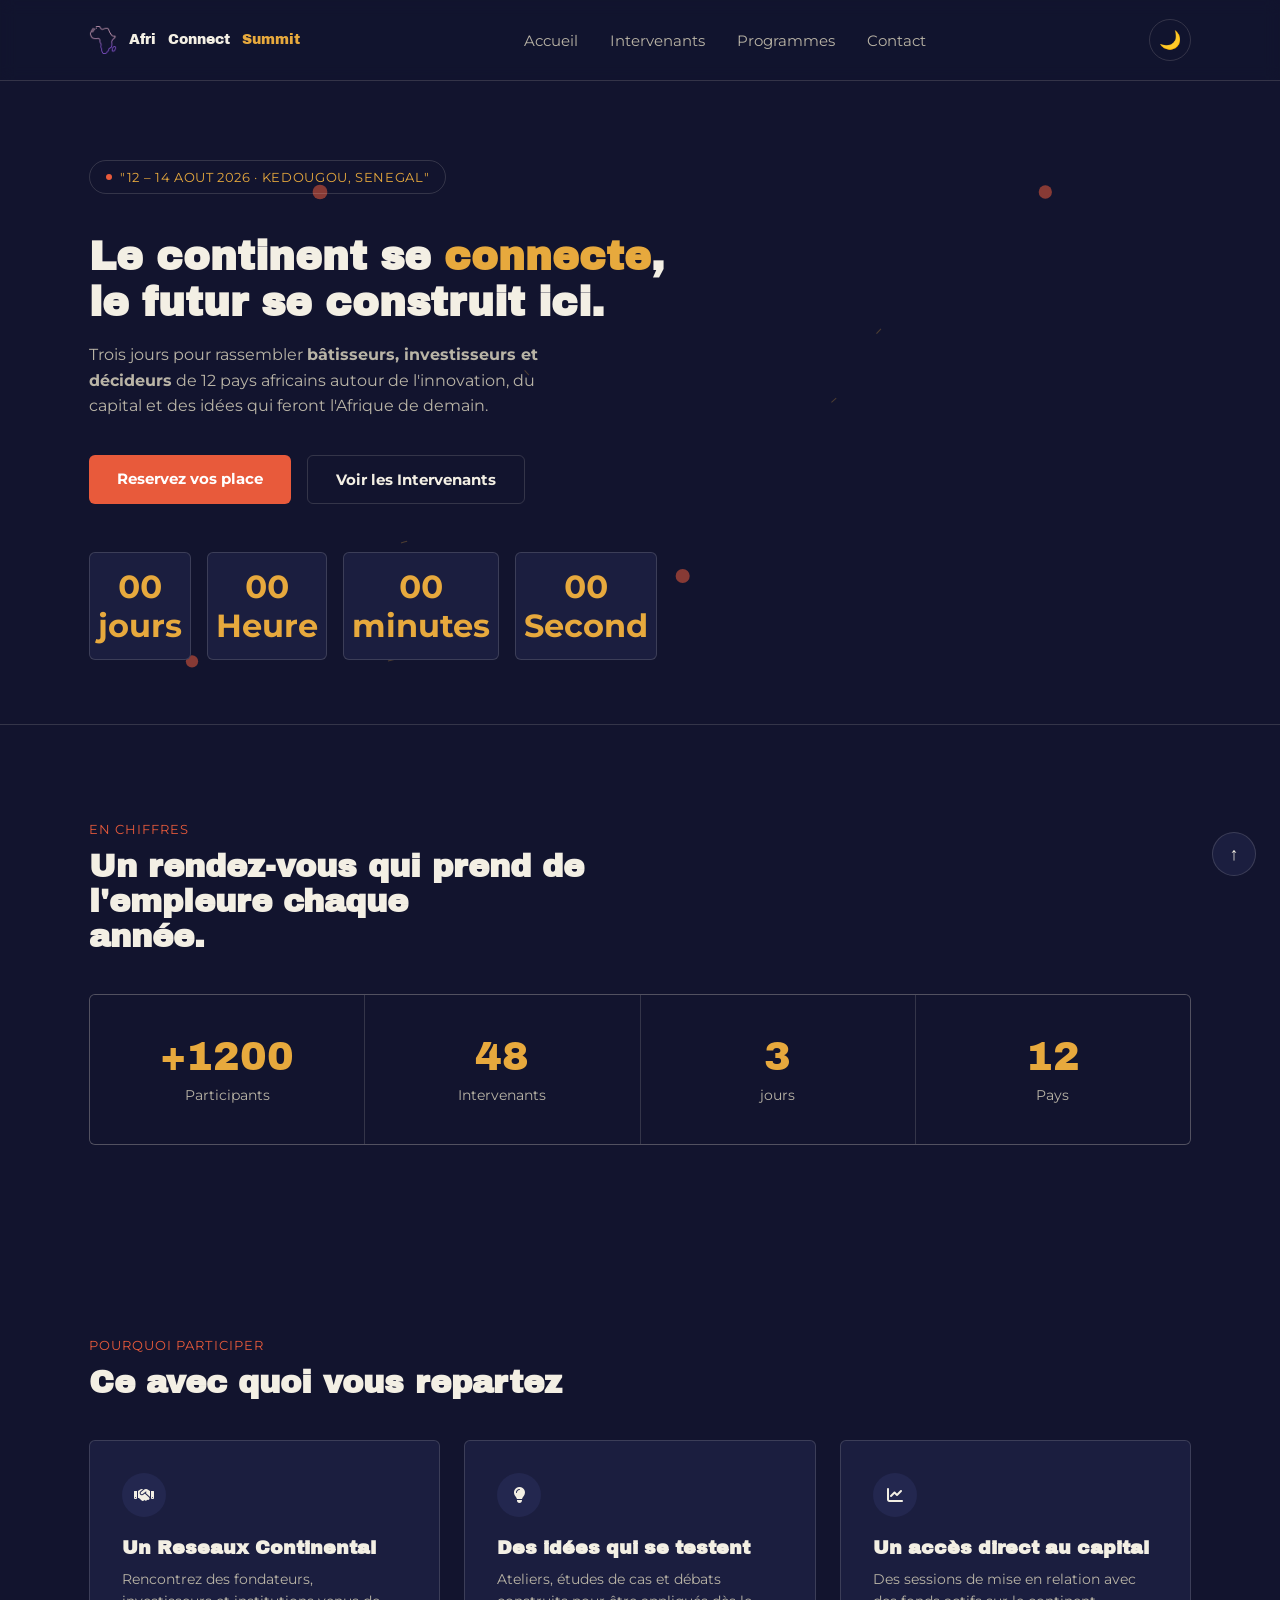
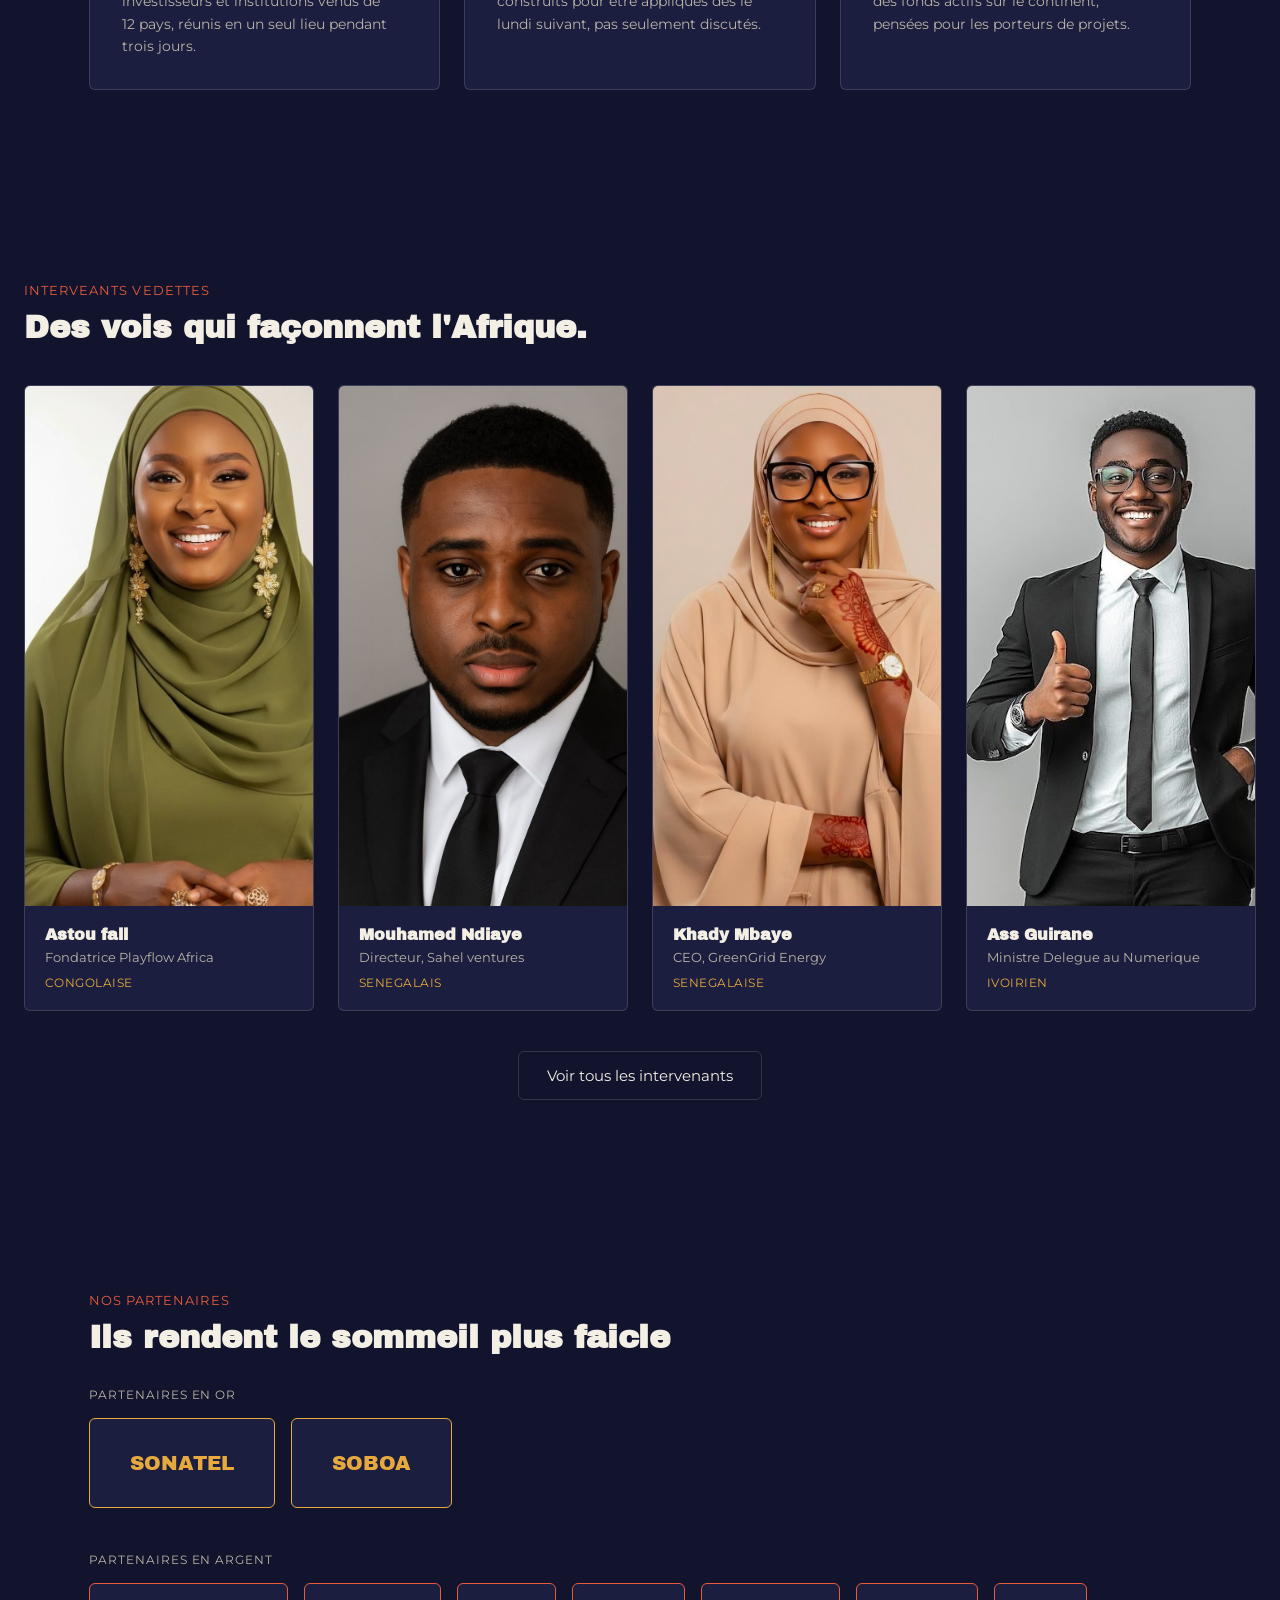
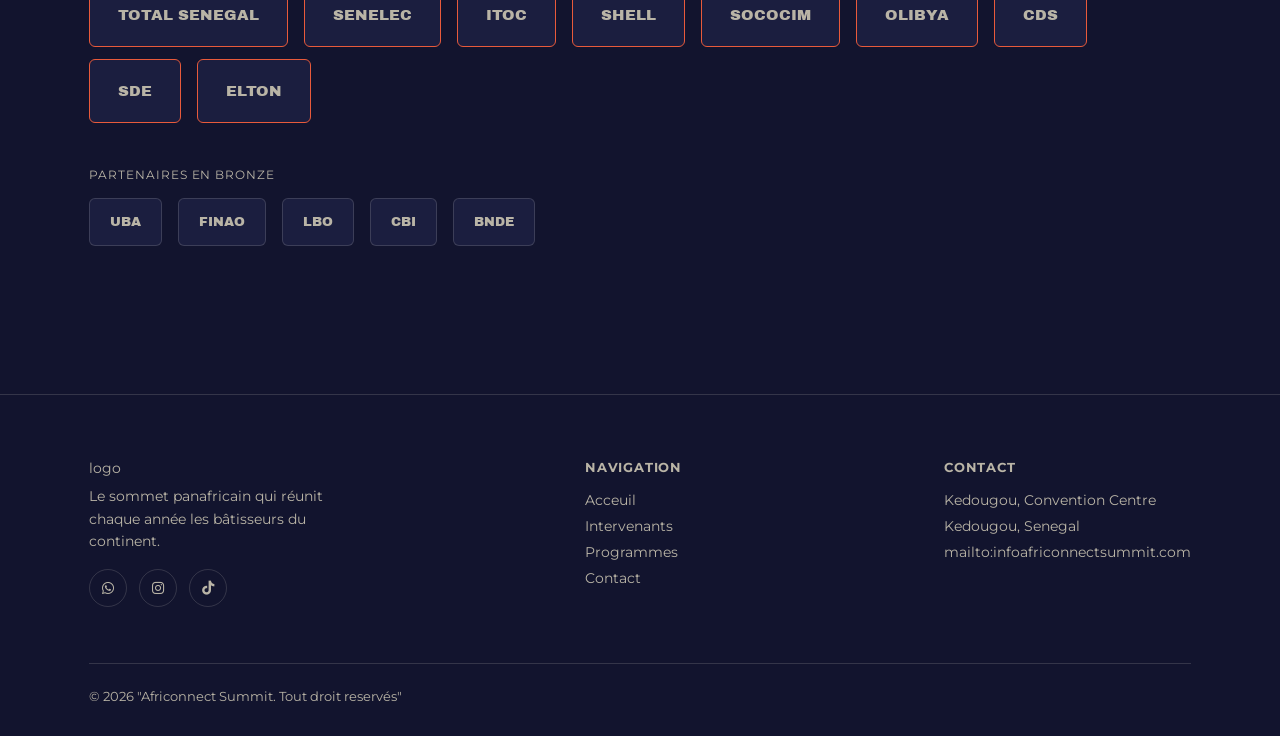
<file: index.html>
<!DOCTYPE html>
<html lang="fr">

<head>
    <meta charset="UTF-8">
    <meta name="viewport" content="width=device-width, initial-scale=1.0">
    <title>AfriConnect Summit </title>
    <link rel="stylesheet" href="css/style.css">
    <link rel="stylesheet" href="https://cdnjs.cloudflare.com/ajax/libs/font-awesome/6.5.0/css/all.min.css">
    <link rel="preconnect" href="https://fonts.googleapis.com">
    <link rel="preconnect" href="https://fonts.gstatic.com" crossorigin>
    <link
        href="https://fonts.googleapis.com/css2?family=Archivo+Black&family=Montserrat:ital,wght@0,100..900;1,100..900&display=swap"
        rel="stylesheet">
</head>

<body>
    <!-- L'ENTETE DU SITE LES LIENS ET TOUT ------------------------------------------------------------------------ -->
    <header id="navbar0">
        <nav class="container">
            <!-- mon propre logo ----------------------------------------------------------------------------------- -->
            <div class="logo">
                <img class="afrique1" src="images/afrique1.png" alt="iconeafrique"> <br>
                <span class="Afri">Afri</span> <br>
                <span class="Connect">Connect</span> <br>
                <span class="Summit">Summit</span>
            </div>
            <!-- bouton pour le menu hamburger visible sur mobile -------------------------------------------------- -->
            <button class="burger" onclick="this.classList.toggle('open')">
                <span></span>
                <span></span>
                <span></span>
            </button>
            <!-- les lien qui mene vers les autres pages------------------------------------------------------------ -->
            <div class="link">
                <!-- la liste pour les lien ------------------------------------------------------------------------ -->
                <ul class="navlink">
                    <!-- l'Acceuil --------------------------------------------------------------------------------- -->
                    <li class="navlien lien"> <a href="index.html"> Accueil </a></li>
                    <!-- les Intervenants -------------------------------------------------------------------------- -->
                    <li class="navlien lien"> <a href="intervenants.html"> Intervenants </a></li>
                    <!-- Les Programmes ---------------------------------------------------------------------------- -->
                    <li class="navlien lien"> <a href="programme.html"> Programmes </a></li>
                    <!-- le Contact -------------------------------------------------------------------------------- -->
                    <li class="navlien lien"> <a href="contact.html"> Contact </a></li>
                </ul>
            </div>
            <!-- le dark mode -------------------------------------------------------------------------------------- -->
            <div class="mode">
                <!-- le bouton dark mode---------------------------------------------------------------------------- -->
                <button id="darkmode" title="Dark / Light mode">🌙</button>
            </div>
        </nav>
        <!-- la fermeture du header -------------------------------------------------------------------------------- -->
    </header>
    <!-- Bouton retour en haut ------------------------------------------------------------------------------------- -->
    <button id="backToTop" title="Retour en haut">↑</button>
    <!-- La section hero avec un titre accrocheur ------------------------------------------------------------------ -->
    <section id="heropro">
        <svg class="hero-network" viewBox="0 0 1200 800" xmlns="http://www.w3.org/2000/svg"
            preserveAspectRatio="xMidYMid slice">
            <g stroke="#E7A93D" stroke-width="1" fill="none" opacity="0.5">
                <path d="M180,620 Q 420,420 640,540" stroke-dasharray="6 480" stroke-dashoffset="0">
                    <animate attributeName="stroke-dashoffset" from="0" to="-1200" dur="9s" repeatCount="indefinite" />
                </path>
                <path d="M640,540 Q 800,300 980,180" stroke-dasharray="6 480" stroke-dashoffset="0">
                    <animate attributeName="stroke-dashoffset" from="0" to="-1200" dur="7s" repeatCount="indefinite" />
                </path>
                <path d="M180,620 Q 500,700 980,180" stroke-dasharray="6 480" stroke-dashoffset="0">
                    <animate attributeName="stroke-dashoffset" from="0" to="-1200" dur="11s" repeatCount="indefinite" />
                </path>
                <path d="M300,180 Q 500,320 640,540" stroke-dasharray="6 480" stroke-dashoffset="0">
                    <animate attributeName="stroke-dashoffset" from="0" to="-1200" dur="8s" repeatCount="indefinite" />
                </path>
            </g>
            <g fill="#E85A3B">
                <circle cx="180" cy="620" r="5">
                    <animate attributeName="r" values="4;7;4" dur="2.4s" repeatCount="indefinite" />
                </circle>
                <circle cx="640" cy="540" r="5">
                    <animate attributeName="r" values="4;7;4" dur="3s" repeatCount="indefinite" />
                </circle>
                <circle cx="980" cy="180" r="5">
                    <animate attributeName="r" values="4;7;4" dur="2.7s" repeatCount="indefinite" />
                </circle>
                <circle cx="300" cy="180" r="5">
                    <animate attributeName="r" values="4;7;4" dur="3.3s" repeatCount="indefinite" />
                </circle>
            </g>
        </svg>
        <!-- la div principale pour la section hero ---------------------------------------------------------------- -->
        <div class="container">
            <!-- la date et l'heure--------------------------------------------------------------------------------- -->
            <div class="date">
                <span class="point"></span>
                "12 – 14 Aout 2026 · Kedougou, Senegal"
            </div>
            <!-- mon titre h1 -------------------------------------------------------------------------------------- -->
            <div class="accrocheur">
                <!-- le Titre principale---------------------------------------------------------------------------- -->
                <h1 class="sommet">
                    Le continent se <span class="connect">connecte</span>, <br> le futur
                    se construit ici.
                </h1>
                <!-- sous titre accrocheur ------------------------------------------------------------------------- -->
                <p class="trois">
                    Trois jours pour rassembler <strong> bâtisseurs, investisseurs et
                    </strong> <br> <strong>décideurs</strong> de 12 pays africains autour de l'innovation, du <br>
                    capital et des idées qui feront l'Afrique de demain.
                </p>
            </div>
            <!-- CTA ----------------------------------------------------------------------------------------------- -->
            <div class="cta">
                <!-- lien vers le contact pour reservez ------------------------------------------------------------ -->
                <a href="contact.html" class="reserve">Reservez vos place</a>
                <!-- lien vers les intervenants -------------------------------------------------------------------- -->
                <a href="intervenants.html" class="intervenants">Voir les Intervenants</a>
            </div>
            <!-- les coonpt a rebours ------------------------------------------------------------------------------ -->
            <div class="contrebour">
                <div class="jours">
                    <span id="jours">00</span> <br> jours
                </div>
                <div class="heure">
                    <span id="heure">00</span> <br> Heure
                </div>
                <div class="minutes">
                    <span id="minutes">00</span> <br> minutes
                </div>
                <div class="secondes">
                    <span id="secondes">00</span> <br> Second
                </div>
            </div>
        </div>
    </section>
    <!-- fin du section hero --------------------------------------------------------------------------------------- -->
    <!-- debut du section chiffres cles ---------------------------------------------------------------------------- -->
    <section id="chicles">
        <!-- le div principale ------------------------------------------------------------------------------------- -->
        <div class="container container1">
            <!-- classe en chiffre --------------------------------------------------------------------------------- -->
            <div class="chiffre">En chiffres</div>
            <!-- titre des chiffres -------------------------------------------------------------------------------- -->
            <h2 class="titrechif">Un rendez-vous qui prend de l'empleure chaque <br> année.</h2>
            <!-- div pour le display grid -------------------------------------------------------------------------- -->
            <div class="gridchif">
                <!-- 1200 particiapants ---------------------------------------------------------------------------- -->
                <div class="chifgrid">
                    <div id="chi">+1200</div>
                    <div class="ecrit">Participants</div>
                </div>
                <!-- les 48 Interveants ---------------------------------------------------------------------------- -->
                <div class="chifgrid">
                    <div id="chi">48</div>
                    <div class="ecrit">Intervenants</div>
                </div>
                <!-- les 3 jours ----------------------------------------------------------------------------------- -->
                <div class="chifgrid">
                    <div id="chi">3</div>
                    <div class="ecrit">jours</div>
                </div>
                <!-- les 12 pays ----------------------------------------------------------------------------------- -->
                <div class="chifgrid">
                    <div id="chi">12</div>
                    <div class="ecrit">Pays</div>
                </div>
            </div>
        </div>
    </section>
    <!-- fin du section chicles ------------------------------------------------------------------------------------ -->
    <!-- Debut du section why particper ---------------------------------------------------------------------------- -->
    <section id="whyparticip">
        <!-- le div princ ------------------------------------------------------------------------------------------ -->
        <div class="container container2">
            <!-- POURQUOI PARTICIPER ------------------------------------------------------------------------------- -->
            <div class="chiffre">POURQUOI PARTICIPER</div>
            <!-- titre sous ---------------------------------------------------------------------------------------- -->
            <h2 class="titrechif">Ce avec quoi vous repartez</h2>
        </div>
        <!-- les card pour le why ---------------------------------------------------------------------------------- -->
        <div class="container whycard">
            <!-- le reseaux ---------------------------------------------------------------------------------------- -->
            <div class="whycarte">
                <!-- l'icone --------------------------------------------------------------------------------------- -->
                <div class="whyicon"><i class="fa-solid fa-handshake"></i></div>
                <!-- le titre -------------------------------------------------------------------------------------- -->
                <h3>Un Reseaux Continental</h3>
                <!-- le texte -------------------------------------------------------------------------------------- -->
                <p>
                    Rencontrez des fondateurs, <br>
                    investisseurs et institutions venus de <br>
                    12 pays, réunis en un seul lieu pendant <br>
                    trois jours.
                </p>
            </div>
            <div class="whycarte">
                <!-- l'icone --------------------------------------------------------------------------------------- -->
                <div class="whyicon"><i class="fa-solid fa-lightbulb"></i></div>
                <!-- le titre ------------------------------------------------------------------------------------- -->
                <h3>Des idées qui se testent</h3>
                <!-- le texte -------------------------------------------------------------------------------------- -->
                <p>
                    Ateliers, études de cas et débats <br>
                    construits pour être appliqués dès le <br>
                    lundi suivant, pas seulement discutés.
                </p>
            </div>
            <div class="whycarte">
                <!-- l'icone --------------------------------------------------------------------------------------- -->
                <div class="whyicon"><i class="fa-solid fa-chart-line"></i></div>
                <!-- le titre ------------------------------------------------------------------------------------- -->
                <h3>Un accès direct au capital</h3>
                <!-- le texte -------------------------------------------------------------------------------------- -->
                <p>
                    Des sessions de mise en relation avec <br>
                    des fonds actifs sur le continent, <br>
                    pensées pour les porteurs de projets.
                </p>
            </div>
        </div>
    </section>
    <!-- fin du section whyparticip -------------------------------------------------------------------------------- -->
    <!-- debut du section intervenats vedettes --------------------------------------------------------------------- -->
    <section id="interdette">
        <!-- le div princ------------------------------------------------------------------------------------------- -->
        <div class="container">
            <!-- le titre ------------------------------------------------------------------------------------------ -->
            <div class="chiffre">Interveants vedettes</div>
            <!-- le sous titre-------------------------------------------------------------------------------------- -->
            <h2 class="titrechif">Des vois qui façonnent l'Afrique.</h2>
            <!-- les coach ----------------------------------------------------------------------------------------- -->
            <div class="coachgrid">
                <!-- les carte des coach --------------------------------------------------------------------------- -->
                <div class="coachcard">
                    <!-- l'image ----------------------------------------------------------------------------------- -->
                    <div>
                        <!-- photos du coach ----------------------------------------------------------------------- -->
                        <img class="coachphotos" src="images/cs.jpg" alt="astou">
                    </div>
                    <!-- info du coach------------------------------------------------------------------------------ -->
                    <div class="coachinfo">
                        <!-- son Nom-------------------------------------------------------------------------------- -->
                        <h3>Astou fall</h3>
                        <!-- son role ------------------------------------------------------------------------------ -->
                        <div class="role">Fondatrice Playflow Africa</div>
                        <!-- son pays ------------------------------------------------------------------------------ -->
                        <div class="pays">Congolaise</div>
                    </div>
                </div>
                <div class="coachcard">
                    <!-- l'image ----------------------------------------------------------------------------------- -->
                    <div>
                        <!-- photos du coach ----------------------------------------------------------------------- -->
                        <img class="coachphotos" src="images/igj.jpg" alt="Mouha">
                    </div>
                    <!-- info du coach------------------------------------------------------------------------------ -->
                    <div class="coachinfo">
                        <!-- son Nom-------------------------------------------------------------------------------- -->
                        <h3>Mouhamed Ndiaye</h3>
                        <!-- son role ------------------------------------------------------------------------------ -->
                        <div class="role">Directeur, Sahel ventures</div>
                        <!-- son pays ------------------------------------------------------------------------------ -->
                        <div class="pays">Senegalais</div>
                    </div>
                </div>
                <div class="coachcard">
                    <!-- l'image ----------------------------------------------------------------------------------- -->
                    <div>
                        <!-- photos du coach ----------------------------------------------------------------------- -->
                        <img class="coachphotos" src="images/ed.jpg" alt="seck">
                    </div>
                    <!-- info du coach------------------------------------------------------------------------------ -->
                    <div class="coachinfo">
                        <!-- son Nom-------------------------------------------------------------------------------- -->
                        <h3>Khady Mbaye</h3>
                        <!-- son role ------------------------------------------------------------------------------ -->
                        <div class="role">CEO, GreenGrid Energy</div>
                        <!-- son pays ------------------------------------------------------------------------------ -->
                        <div class="pays">Senegalaise</div>
                    </div>
                </div>
                <div class="coachcard">
                    <!-- l'image ----------------------------------------------------------------------------------- -->
                    <div>
                        <!-- photos du coach ----------------------------------------------------------------------- -->
                        <img class="coachphotos" src="images/cu.jpg" alt="girr">
                    </div>
                    <!-- info du coach------------------------------------------------------------------------------ -->
                    <div class="coachinfo">
                        <!-- son Nom-------------------------------------------------------------------------------- -->
                        <h3>Ass Guirane</h3>
                        <!-- son role ------------------------------------------------------------------------------ -->
                        <div class="role">Ministre Delegue au Numerique</div>
                        <!-- son pays ------------------------------------------------------------------------------ -->
                        <div class="pays">Ivoirien</div>
                    </div>
                </div>
            </div>
            <!-- fin des carte coach ------------------------------------------------------------------------------- -->
            <!-- le cta interdette --------------------------------------------------------------------------------- -->
            <div class="ctainterdette">
                <!-- le lien vers les intervenants ----------------------------------------------------------------- -->
                <a href="intervenants.html">
                    Voir tous les intervenants
                </a>
            </div>
        </div>
    </section>
    <!-- fin du section interdettes -------------------------------------------------------------------------------- -->
    <!-- debut du section sponsors --------------------------------------------------------------------------------- -->
    <section id="sponsors">
        <!-- le div princ------------------------------------------------------------------------------------------- -->
        <div class="container">
            <!-- le titre ------------------------------------------------------------------------------------------ -->
            <div class="chiffre">Nos partenaires</div>
            <!-- le sous titre-------------------------------------------------------------------------------------- -->
            <h2 class="titrechif">Ils rendent le sommeil plus faicle</h2>
            <div class="sponor">
                <!-- le prim --------------------------------------------------------------------------------------- -->
                <div class="typespon">PARTENAIRES EN OR</div>
                <div class="sponsor or">SONATEL</div>
                <div class="sponsor or">SOBOA</div>
            </div>
            <div class="sponor">
                <!-- l'argent -------------------------------------------------------------------------------------- -->
                <div class="typespon">PARTENAIRES EN ARGENT</div>
                <div class="sponsor argent">TOTAL SENEGAL</div>
                <div class="sponsor argent">SENELEC</div>
                <div class="sponsor argent">ITOC</div>
                <div class="sponsor argent">SHELL</div>
                <div class="sponsor argent">SOCOCIM</div>
                <div class="sponsor argent">OLIBYA</div>
                <div class="sponsor argent">CDS</div>
                <div class="sponsor argent">SDE</div>
                <div class="sponsor argent">ELTON</div>
            </div>
            <div class="sponor">
                <!-- bronze ---------------------------------------------------------------------------------------- -->
                <div class="typespon">PARTENAIRES EN BRONZE</div>
                <div class="sponsor bronze">UBA</div>
                <div class="sponsor bronze">FINAO</div>
                <div class="sponsor bronze">LBO</div>
                <div class="sponsor bronze">CBI</div>
                <div class="sponsor bronze">BNDE</div>
            </div>
        </div>
    </section>
    <!-- fin du section -------------------------------------------------------------------------------------------- -->
    <!-- le footer ------------------------------------------------------------------------------------------------- -->
    <footer>
        <!-- le div princ ------------------------------------------------------------------------------------------ -->
        <div class="container">
            <div class="footerpri">
                <div class="fot fotpri">
                    <!-- n'oublie pas le logo ---------------------------------------------------------------------- -->
                    <a href="index.html">logo</a>
                    <p>
                        Le sommet panafricain qui réunit <br>
                        chaque année les bâtisseurs du <br>
                        continent.
                    </p>
                    <div class="reseaux">
                        <!-- L'attribut TARGET="_blank" sert a ouvrir le lien dans une nouvelle onglets ------------ -->
                        <!-- watsApp ------------------------------------------------------------------------------- -->
                        <a href="https://wa.me/221771234567" target="_blank">
                            <i class="fa-brands fa-whatsapp"></i>
                        </a>
                        <!-- Instagramme --------------------------------------------------------------------------- -->
                        <a href="https://www.instagram.com/sey_dou_na" target="_blank">
                            <i class="fa-brands fa-instagram"></i>
                        </a>
                        <!-- tik tok ------------------------------------------------------------------------------- -->
                        <a href="https://www.tiktok.com/@seydouna8" target="_blank">
                            <i class="fa-brands fa-tiktok"></i>
                        </a>
                    </div>
                </div>
                <!-- la navigation dans le footer ------------------------------------------------------------------ -->
                <div class="fot">
                    <h4>Navigation</h4>
                    <a href="index.html">Acceuil</a>
                    <a href="intervenants.html">Intervenants</a>
                    <a href="programme.html">Programmes</a>
                    <a href="contact.html">Contact</a>
                </div>
                <!-- le contact ------------------------------------------------------------------------------------ -->
                <div class="fot">
                    <h4>Contact</h4>
                    <p>Kedougou, Convention Centre</p>
                    <p>Kedougou, Senegal</p>
                    <!-- mailto permet d'ouvrire la messageriede l'utilisateur ------------------------------------- -->
                    <a href="mailto:seydouabousene@gmail.com">mailto:infoafriconnectsummit.com</a>
                </div>
            </div>
            <!-- footer du bas ------------------------------------------------------------------------------------- -->
            <div class="fotbas">
                <!-- l'année compteur ------------------------------------------------------------------------------ -->
                <span>
                    &copy; <span id="an">2026</span>
                    "Africonnect Summit. Tout droit reservés"
                </span>
                <!-- Bouton retour en haut ------------------------------------------------------------------------- -->
            </div>
        </div>
    </footer>





    <!-- partis js a ne rien ecrire ================================================================================= -->
    <script src="js/main.js">
        // a ne rien ecrire__________________________________________________________________________________________
    </script>
</body>

</html>
</file>
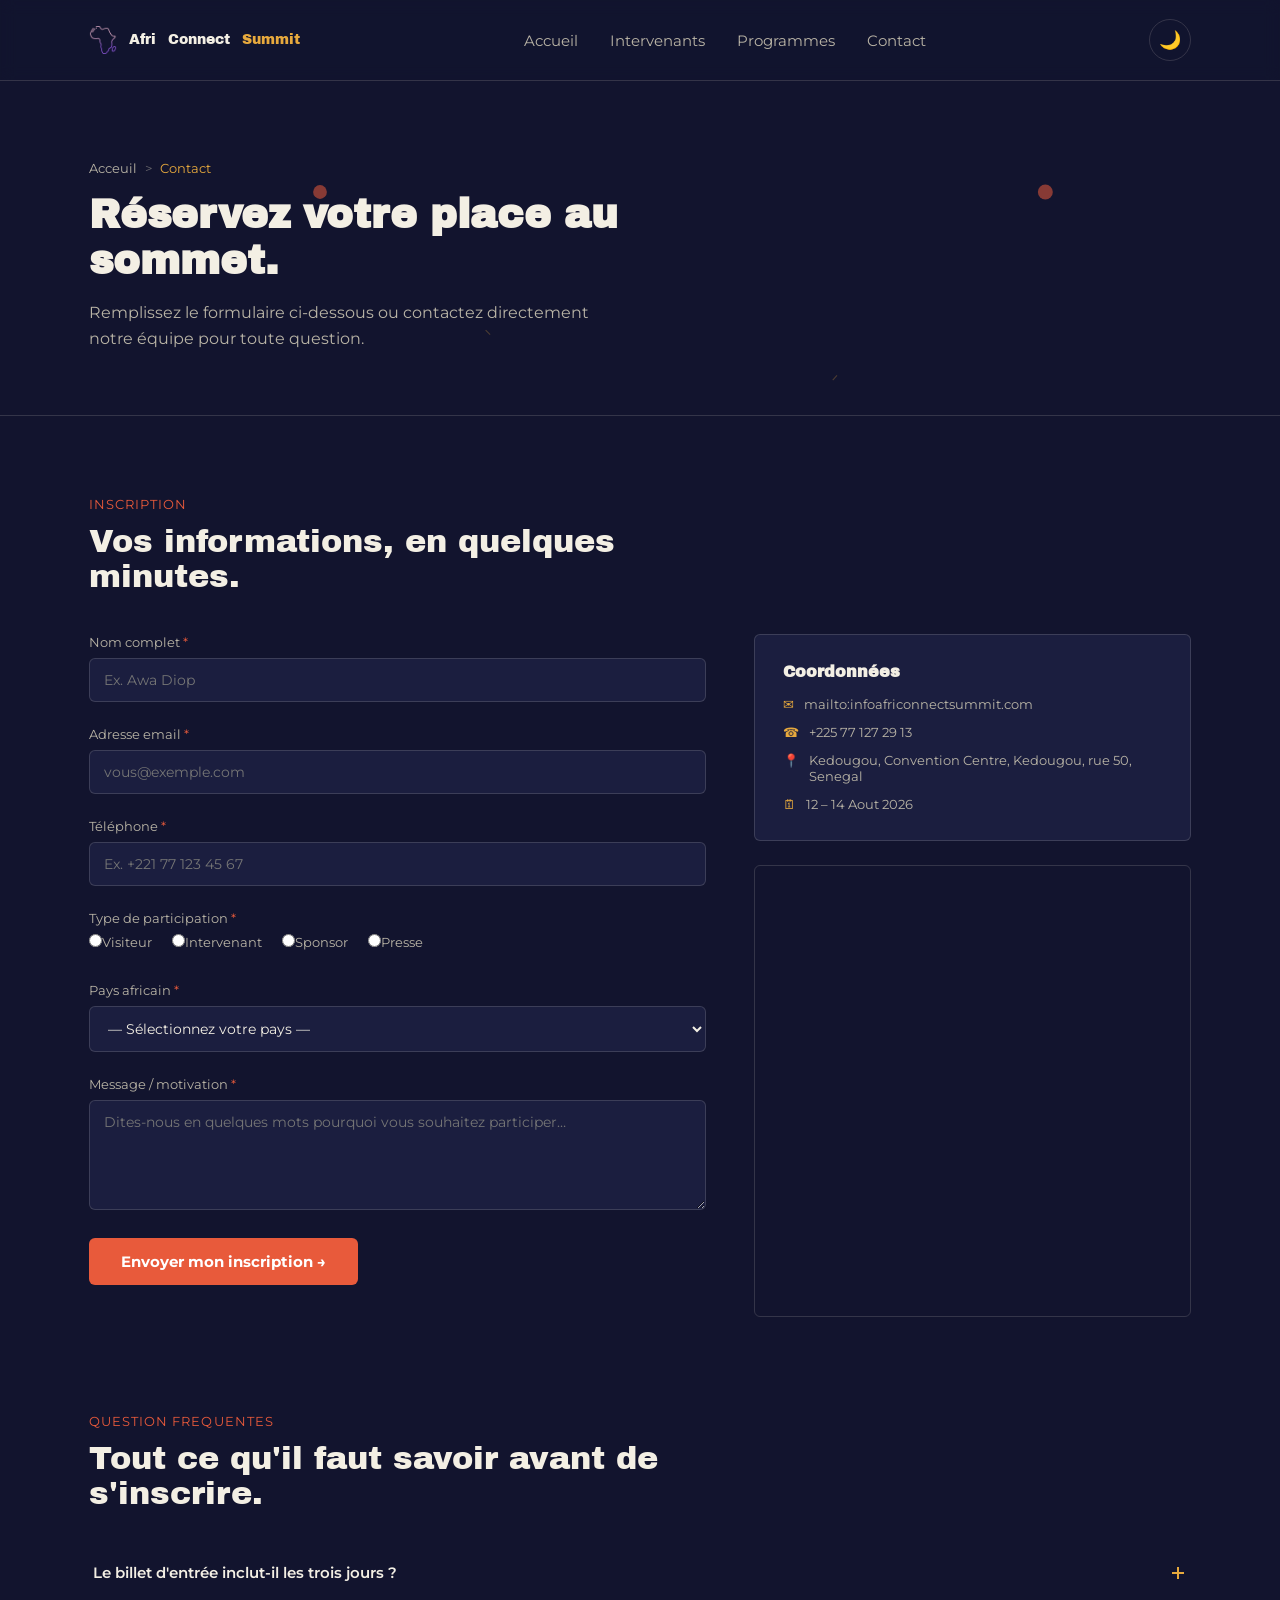
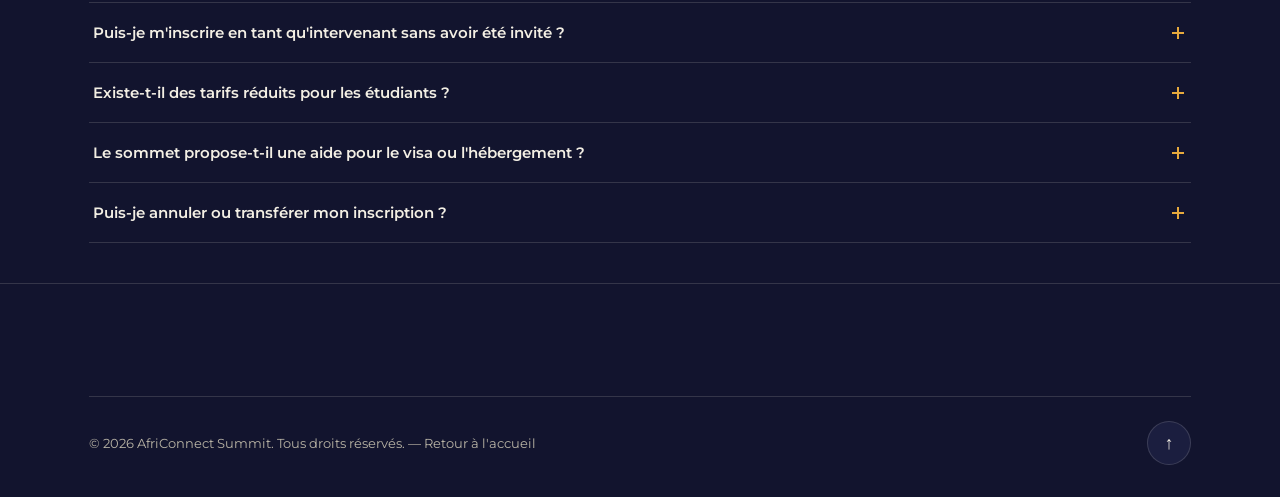
<file: contact.html>
<!DOCTYPE html>
<html lang="fr">

<head>
    <meta charset="UTF-8">
    <meta name="viewport" content="width=device-width, initial-scale=1.0">
    <title>AfriConnect Summit </title>
    <link rel="stylesheet" href="css/style.css">
    <link rel="stylesheet" href="https://cdnjs.cloudflare.com/ajax/libs/font-awesome/6.5.0/css/all.min.css">
    <link rel="preconnect" href="https://fonts.googleapis.com">
    <link rel="preconnect" href="https://fonts.gstatic.com" crossorigin>
    <link href="https://fonts.googleapis.com/css2?family=Archivo+Black&family=Montserrat:ital,wght@0,100..900;1,100..900&display=swap" rel="stylesheet">

</head>

<body>
    <!-- L'ENTETE DU SITE LES LIENS ET TOUT ------------------------------------------------------------------------ -->
    <header id="navbar0">
        <nav class="container">
            <!-- mon propre logo ----------------------------------------------------------------------------------- -->
            <div class="logo">
                <img class="afrique1" src="images/afrique1.png" alt="iconeafrique"> <br>
                <span class="Afri">Afri</span> <br>
                <span class="Connect">Connect</span> <br>
                <span class="Summit">Summit</span>
            </div>
            <!-- bouton pour le menu hamburger visible sur mobile -------------------------------------------------- -->
            <button class="burger" onclick="this.classList.toggle('open')">
                <span></span>
                <span></span>
                <span></span>
            </button>
            <!-- les lien qui mene vers les autres pages------------------------------------------------------------ -->
            <div class="link">
                <!-- la liste pour les lien ------------------------------------------------------------------------ -->
                <ul class="navlink">
                    <!-- l'Acceuil --------------------------------------------------------------------------------- -->
                    <li class="navlien lien"> <a href="index.html"> Accueil </a></li>
                    <!-- les Intervenants -------------------------------------------------------------------------- -->
                    <li class="navlien lien"> <a href="intervenants.html"> Intervenants </a></li>
                    <!-- Les Programmes ---------------------------------------------------------------------------- -->
                    <li class="navlien lien"> <a href="programme.html"> Programmes </a></li>
                    <!-- le Contact -------------------------------------------------------------------------------- -->
                    <li class="navlien lien"> <a href="contact.html"> Contact </a></li>
                </ul>
            </div>
            <!-- le dark mode -------------------------------------------------------------------------------------- -->
            <div class="mode">
                <!-- le bouton dark mode---------------------------------------------------------------------------- -->
                <button id="darkmode" title="Dark / Light mode">🌙</button>
            </div>
        </nav>
        <!-- la fermeture du header -------------------------------------------------------------------------------- -->
    </header>
    <!-- debut du section hero -->
    <section id="heropro">
        <svg class="hero-network" viewBox="0 0 1200 800" xmlns="http://www.w3.org/2000/svg"
            preserveAspectRatio="xMidYMid slice">
            <g stroke="#E7A93D" stroke-width="1" fill="none" opacity="0.5">
                <path d="M180,620 Q 420,420 640,540" stroke-dasharray="6 480" stroke-dashoffset="0">
                    <animate attributeName="stroke-dashoffset" from="0" to="-1200" dur="9s" repeatCount="indefinite" />
                </path>
                <path d="M640,540 Q 800,300 980,180" stroke-dasharray="6 480" stroke-dashoffset="0">
                    <animate attributeName="stroke-dashoffset" from="0" to="-1200" dur="7s" repeatCount="indefinite" />
                </path>
                <path d="M180,620 Q 500,700 980,180" stroke-dasharray="6 480" stroke-dashoffset="0">
                    <animate attributeName="stroke-dashoffset" from="0" to="-1200" dur="11s" repeatCount="indefinite" />
                </path>
                <path d="M300,180 Q 500,320 640,540" stroke-dasharray="6 480" stroke-dashoffset="0">
                    <animate attributeName="stroke-dashoffset" from="0" to="-1200" dur="8s" repeatCount="indefinite" />
                </path>
            </g>
            <g fill="#E85A3B">
                <circle cx="180" cy="620" r="5">
                    <animate attributeName="r" values="4;7;4" dur="2.4s" repeatCount="indefinite" />
                </circle>
                <circle cx="640" cy="540" r="5">
                    <animate attributeName="r" values="4;7;4" dur="3s" repeatCount="indefinite" />
                </circle>
                <circle cx="980" cy="180" r="5">
                    <animate attributeName="r" values="4;7;4" dur="2.7s" repeatCount="indefinite" />
                </circle>
                <circle cx="300" cy="180" r="5">
                    <animate attributeName="r" values="4;7;4" dur="3.3s" repeatCount="indefinite" />
                </circle>
            </g>
        </svg>
        <!-- pour dire j'ai quittée acceuil pour programme --------------------------------------------------------- -->
        <div class="container">
            <div class="transi">
                <a href="index.html">Acceuil</a>
                <span class="supe">></span>
                <span class="progra">Contact</span>
            </div>
            <!-- le titre un slogan ------------------------------------------------------------------------------------ -->
            <h1>Réservez votre place au sommet.</h1>
            <p>Remplissez le formulaire ci-dessous ou contactez directement notre équipe pour toute question.</p>
        </div>
    </section>
    <!-- fin du section hero ------------------------------------------------------------------------------------ -->
    <!-- debut du section contact ---------------------------------------------------------------------------------- -->
    <section id="contact">
        <!-- le div principal --------------------------------------------------------------------------------------------------------- -->
        <div class="container">
            <!-- le titre ------------------------------------------------------------------------------------------------------------- -->
            <div class="chiffre">Inscription</div>
            <!-- sous titre ----------------------------------------------------------------------------------------------------------- -->
            <div class="titrechif">Vos informations, en quelques <br> minutes.</div>
            <!-- la mise en page ------------------------------------------------------------------------------------------------------ -->
            <div class="contact-page">
                <!-- div du form princiaple ------------------------------------------------------------------------------------------- -->
                <div class="form-col">
                    <!-- la forme ici ------------------------------------------------------------------------------------------------- -->
                    <form action="" id="registreform">
                        <!-- sa contenue ---------------------------------------------------------------------------------------------- -->
                        <div class="champ" id="non-champ">
                            <!-- le champ nom ----------------------------------------------------------------------------------------- -->
                            <label for="fullname">Nom complet <span class="required">*</span></label>
                            <input type="text" id="fullname" name="fullname" placeholder="Ex. Awa Diop">
                            <div class="field-error">Merci d'indiquer votre nom complet.</div>
                        </div>
                        <!-- fin du champ nom ----------------------------------------------------------------------------------------- -->
                        <!-- debut du champ email ------------------------------------------------------------------------------------- -->
                        <div class="champ" id="champ-email">
                            <!-- champ email ------------------------------------------------------------------------------------------ -->
                            <label for="email">Adresse email <span class="required">*</span></label>
                            <input type="text" id="email" name="email" placeholder="vous@exemple.com">
                            <div class="field-error">Merci d'entrer une adresse email valide.</div>
                        </div>
                        <!-- fin du champ email --------------------------------------------------------------------------------------- -->
                        <!-- debut du champ phone ------------------------------------------------------------------------------------- -->
                        <div class="champ" id="champ-phone">
                            <!-- champ phone ------------------------------------------------------------------------------------------ -->
                            <label for="phone">Téléphone <span class="required">*</span></label>
                            <input type="text" id="phone" name="phone" placeholder="Ex. +221 77 123 45 67">
                            <div class="field-error">Le numéro doit contenir au moins 8 chiffres.</div>
                        </div>
                        <!-- fin du champ phone --------------------------------------------------------------------------------------- -->
                        <!-- debut du champ type -------------------------------------------------------------------------------------- -->
                        <div class="champ" id="champ-type">
                            <!-- champ type ------------------------------------------------------------------------------------------- -->
                            <label>Type de participation <span class="required">*</span></label>
                            <div class="radio-group">
                                <!-- l'option radio permet de choisir une seule foisé ~~~~~~~~~~~~~~~~~~~~~~~~~~~~~~~~~~~~~~~~~~~~~~~~~ -->
                                <label class="radio-option"><input type="radio" name="type"
                                        value="visiteur">Visiteur</label>
                                <label class="radio-option"><input type="radio" name="type"
                                        value="intervenant">Intervenant</label>
                                <label class="radio-option"><input type="radio" name="type"
                                        value="sponsor">Sponsor</label>
                                <label class="radio-option"><input type="radio" name="type"
                                        value="presse">Presse</label>
                            </div>
                            <div class="field-error">Merci de choisir un type de participation.</div>
                        </div>
                        <!-- fin du champ type ---------------------------------------------------------------------------------------- -->
                        <!-- debut du champ pays -------------------------------------------------------------------------------------- -->
                        <div class="champ" id="champ-pays">
                            <!-- le contenue du champ-pays ---------------------------------------------------------------------------- -->
                            <label for="country">Pays africain <span class="required">*</span></label>
                            <select id="country" name="country">
                                <option value="">— Sélectionnez votre pays —</option>
                                <option value="senegal">Sénégal</option>
                                <option value="nigeria">Nigéria</option>
                                <option value="ghana">Ghana</option>
                                <option value="kenya">Kenya</option>
                                <option value="afrique-du-sud">Afrique du Sud</option>
                                <option value="rwanda">Rwanda</option>
                                <option value="cote-ivoire">Côte d'Ivoire</option>
                                <option value="ethiopie">Éthiopie</option>
                                <option value="maroc">Maroc</option>
                                <option value="egypte">Égypte</option>
                                <option value="tunisie">Tunisie</option>
                                <option value="cameroun">Cameroun</option>
                                <option value="tanzanie">Tanzanie</option>
                            </select>
                            <div class="field-error">Merci de sélectionner votre pays.</div>
                        </div>
                        <!-- fin du champ-pays ---------------------------------------------------------------------------------------- -->
                        <!-- debut du champ-messag ------------------------------------------------------------------------------------ -->
                        <div class="champ" id="champ-message">
                            <!-- le contenue ------------------------------------------------------------------------------------------ -->
                            <label for="message">Message / motivation <span class="required">*</span></label>
                            <textarea id="message" name="message"
                                placeholder="Dites-nous en quelques mots pourquoi vous souhaitez participer…"></textarea>
                            <div class="field-error">Le message doit contenir au moins 20 caractères.</div>
                        </div>
                        <!-- fin du champ-message ------------------------------------------------------------------------------------- -->
                        <!-- le bouton pour envoyer ----------------------------------------------------------------------------------- -->
                        <button type="submit" class="submit-btn">Envoyer mon inscription →</button>
                        <!-- affirmation ---------------------------------------------------------------------------------------------- -->
                        <div class="success-msg" id="successMsg">
                            ✓ Inscription envoyée avec succès ! Nous revenons vers vous très vite.
                        </div>
                    </form>
                </div>
                <!-- information du site ---------------------------------------------------------------------------------------------- -->
                <div class="info-col">
                    <div class="info-card">
                        <h3>Coordonnées</h3>
                        <div class="info-row"><span
                                class="info-icon">✉</span><span><a href="mailto:seydouabousene@gmail.com">mailto:infoafriconnectsummit.com</a></span></div>
                        <div class="info-row"><span class="info-icon">☎</span><span>+225 77 127 29 13</span></div>
                        <div class="info-row"><span class="info-icon">📍</span><span>Kedougou, Convention Centre,
                                Kedougou,
                                rue 50, Senegal</span></div>
                        <div class="info-row"><span class="info-icon">🗓</span><span>12 – 14 Aout 2026</span></div>
                    </div>
                    <div class="map-frame">
                        <iframe src="https://www.google.com/maps?q=Kedougou,Senegal&output=embed" width="100%"
                            height="450" style="border:0;" allowfullscreen="" loading="lazy">
                        </iframe>
                    </div>
                </div>
            </div>
        </div>
    </section>
    <!-- fin du section contact ------------------------------------------------------------------------------------------------------- -->
    <!-- debut su section faq --------------------------------------------------------------------------------------------------------- -->
    <section id="faq">
        <!-- div principale ----------------------------------------------------------------------------------------------------------- -->
        <div class="container">
            <!-- titre ---------------------------------------------------------------------------------------------------------------- -->
            <div class="chiffre">Question Frequentes</div>
            <!-- sous titre ----------------------------------------------------------------------------------------------------------- -->
            <div class="titrechif">Tout ce qu'il faut savoir avant de s'inscrire.</div>
            <div class="list-faq">
                <!-- question 1 ----------------------------------------------------------------------------------------------------------- -->
                <div class="faq-item">
                    <input type="checkbox" id="faq1">
                    <label for="faq1">Le billet d'entrée inclut-il les trois jours ?<span
                            class="faq-icon"></span></label>
                    <div class="faq-question">
                        <p>Oui, une inscription unique donne accès aux trois journées complètes du sommet, ainsi qu'aux
                            cocktails d'ouverture et de clôture.</p>
                    </div>
                </div>
            </div>
            <div class="faq-item">
                <input type="checkbox" id="faq2">
                <label for="faq2">Puis-je m'inscrire en tant qu'intervenant sans avoir été invité ?<span
                        class="faq-icon"></span></label>
                <div class="faq-question">
                    <p>Oui, choisissez « Intervenant » dans le formulaire et décrivez votre proposition dans le champ
                        message : notre comité de programmation l'examinera.</p>
                </div>
            </div>
            <div class="faq-item">
                <input type="checkbox" id="faq3">
                <label for="faq3">Existe-t-il des tarifs réduits pour les étudiants ?<span
                        class="faq-icon"></span></label>
                <div class="faq-question">
                    <p>Des tarifs préférentiels sont disponibles pour les étudiants et les porteurs de jeunes projets
                        sur présentation d'un justificatif, contactez-nous directement.</p>
                </div>
            </div>
            <div class="faq-item">
                <input type="checkbox" id="faq4">
                <label for="faq4">Le sommet propose-t-il une aide pour le visa ou l'hébergement ?<span
                        class="faq-icon"></span></label>
                <div class="faq-question">
                    <p>Une lettre d'invitation officielle est fournie sur demande pour faciliter les démarches de visa,
                        ainsi qu'une liste d'hôtels partenaires à tarifs négociés.</p>
                </div>
            </div>
            <div class="faq-item">
                <input type="checkbox" id="faq5">
                <label for="faq5">Puis-je annuler ou transférer mon inscription ?<span class="faq-icon"></span></label>
                <div class="faq-question">
                    <p>Les inscriptions sont transférables à une autre personne jusqu'à 7 jours avant l'événement ; les
                        annulations sont remboursables selon nos conditions générales.</p>
                </div>
            </div>
        </div>
    </section>
    <!-- fin du section faq ----------------------------------------------------------------------------------------------------------- -->
    <!-- footer ----------------------------------------------------------------------------------------------------------------------- -->
    <footer>
        <div class="container">
            <div class="fotbas">
                <span>&copy; <span id="an"></span> AfriConnect Summit. Tous droits réservés. — <a
                        href="index.html">Retour
                        à l'accueil</a></span>
                <!-- Bouton retour en haut -------------------------------------------------------------------------------------------- -->
                <button id="backToTop" title="Retour en haut">↑</button>
            </div>
        </div>
    </footer>










    <!-- partis js a ne rien ecrire ============================================================  -->
    <script src="js/main.js">
        // a ne rien ecrire---------------------------------------------------------------------
    </script>
</body>

</html>
</file>
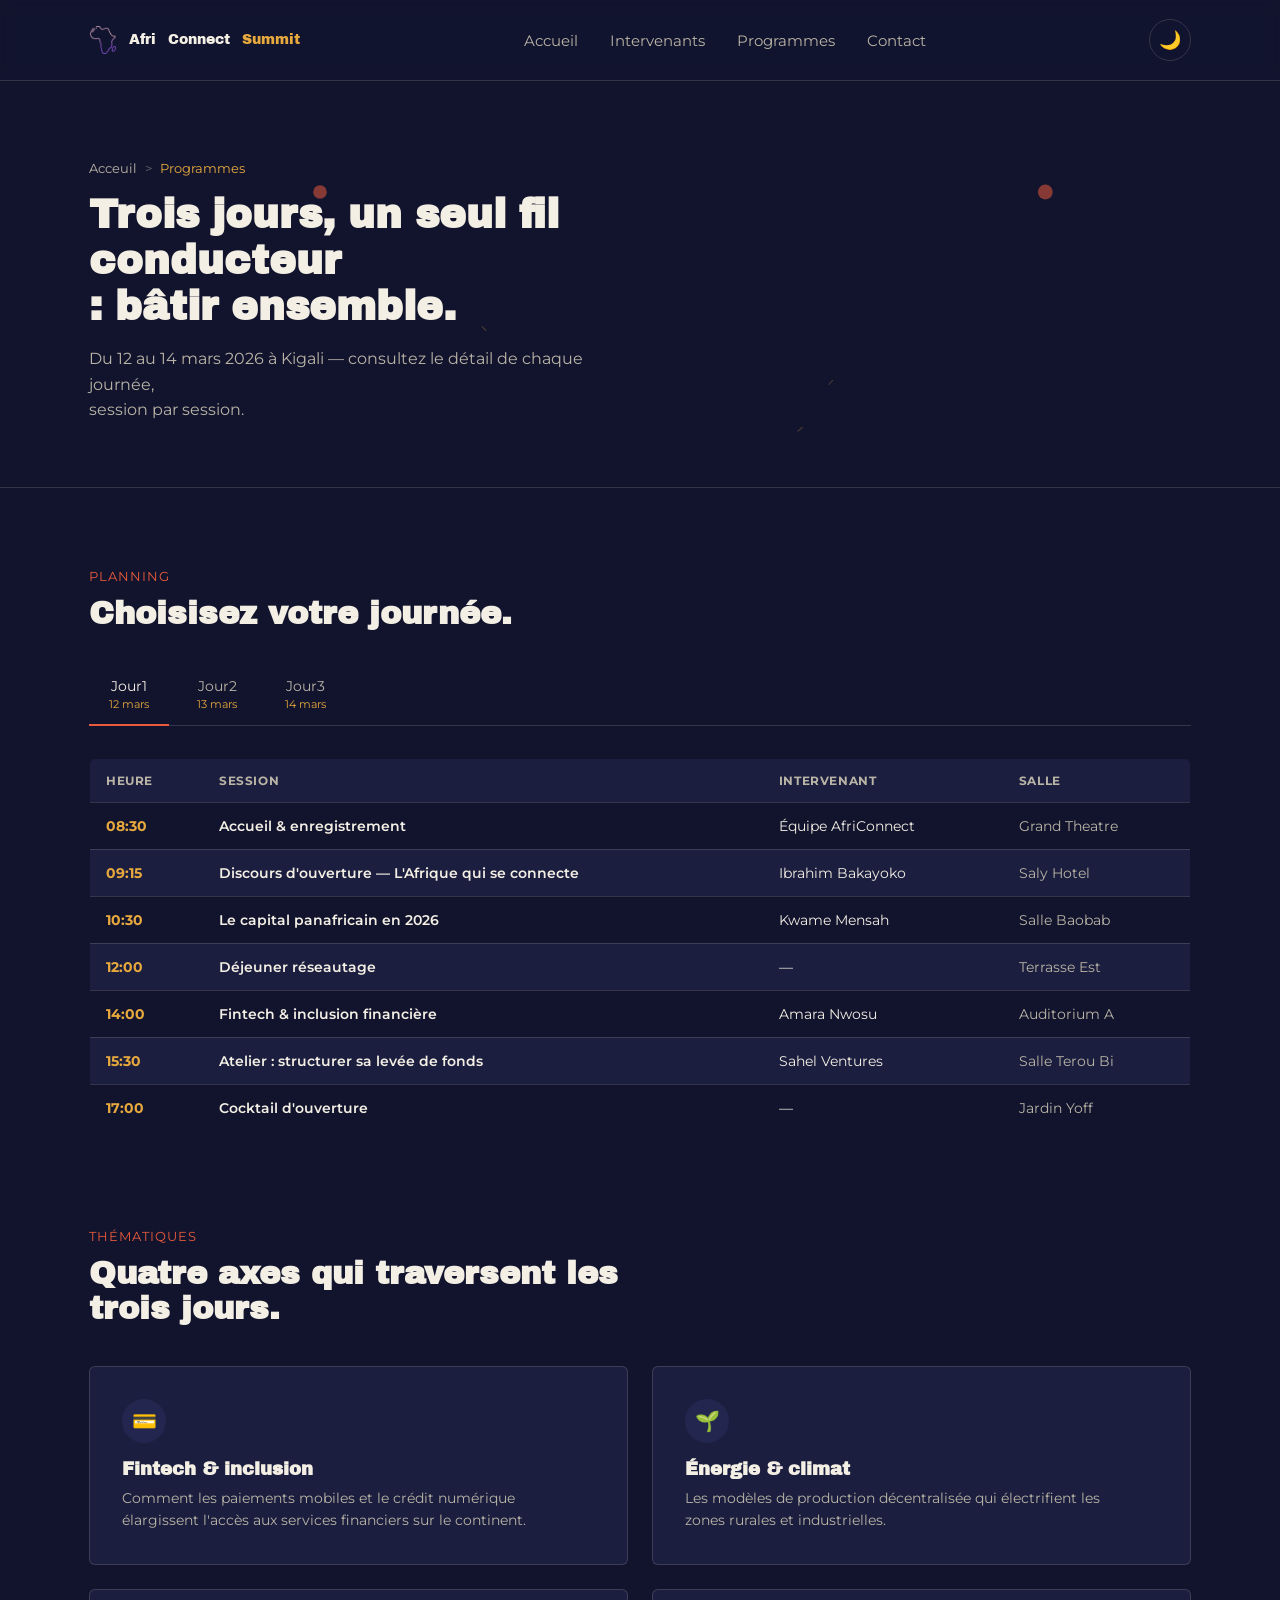
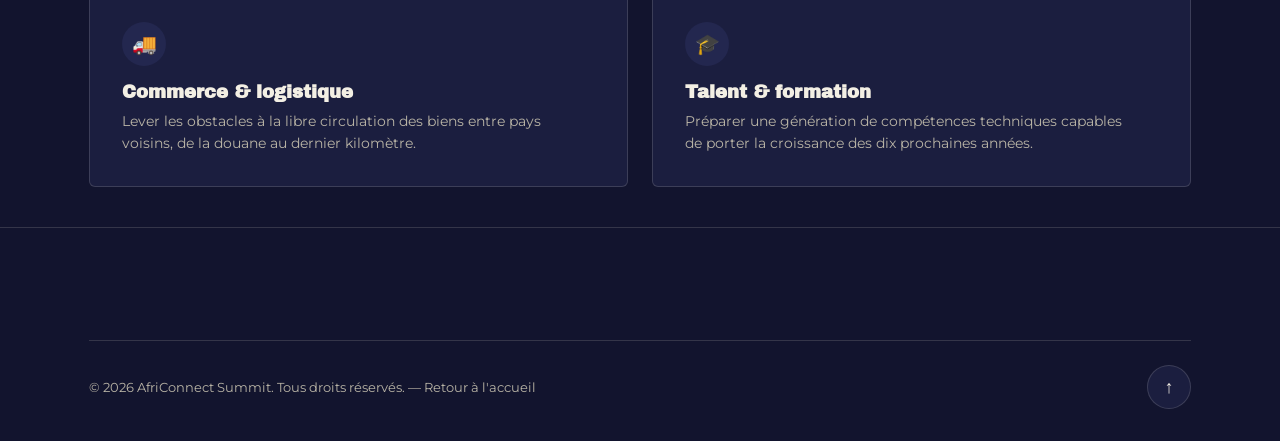
<file: programme.html>
<!DOCTYPE html>
<html lang="fr">

<head>
    <meta charset="UTF-8">
    <meta name="viewport" content="width=device-width, initial-scale=1.0">
    <title>AfriConnect Summit </title>
    <link rel="stylesheet" href="css/style.css">
    <link rel="stylesheet" href="https://cdnjs.cloudflare.com/ajax/libs/font-awesome/6.5.0/css/all.min.css">
    <link rel="preconnect" href="https://fonts.googleapis.com">
    <link rel="preconnect" href="https://fonts.gstatic.com" crossorigin>
    <link href="https://fonts.googleapis.com/css2?family=Archivo+Black&family=Montserrat:ital,wght@0,100..900;1,100..900&display=swap" rel="stylesheet">
</head>

<body>
    <!-- L'ENTETE DU SITE LES LIENS ET TOUT ------------------------------------------------------------------------ -->
    <header id="navbar0">
        <nav class="container">
            <!-- mon propre logo ----------------------------------------------------------------------------------- -->
            <div class="logo">
                <img class="afrique1" src="images/afrique1.png" alt="iconeafrique"> <br>
                <span class="Afri">Afri</span> <br>
                <span class="Connect">Connect</span> <br>
                <span class="Summit">Summit</span>
            </div>
            <!-- bouton pour le menu hamburger visible sur mobile -------------------------------------------------- -->
            <button class="burger" onclick="this.classList.toggle('open')">
                <span></span>
                <span></span>
                <span></span>
            </button>
            <!-- les lien qui mene vers les autres pages------------------------------------------------------------ -->
            <div class="link">
                <!-- la liste pour les lien ------------------------------------------------------------------------ -->
                <ul class="navlink">
                    <!-- l'Acceuil --------------------------------------------------------------------------------- -->
                    <li class="navlien lien"> <a href="index.html"> Accueil </a></li>
                    <!-- les Intervenants -------------------------------------------------------------------------- -->
                    <li class="navlien lien"> <a href="intervenants.html"> Intervenants </a></li>
                    <!-- Les Programmes ---------------------------------------------------------------------------- -->
                    <li class="navlien lien"> <a href="programme.html"> Programmes </a></li>
                    <!-- le Contact -------------------------------------------------------------------------------- -->
                    <li class="navlien lien"> <a href="contact.html"> Contact </a></li>
                </ul>
            </div>
            <!-- le dark mode -------------------------------------------------------------------------------------- -->
            <div class="mode">
                <!-- le bouton dark mode---------------------------------------------------------------------------- -->
                <button id="darkmode" title="Dark / Light mode">🌙</button>
            </div>
        </nav>
        <!-- la fermeture du header -------------------------------------------------------------------------------- -->
    </header>
    <!-- hero interne ---------------------------------------------------------------------------------------------------------------------- -->
    <section id="heropro">
        <svg class="hero-network" viewBox="0 0 1200 800" xmlns="http://www.w3.org/2000/svg"
            preserveAspectRatio="xMidYMid slice">
            <g stroke="#E7A93D" stroke-width="1" fill="none" opacity="0.5">
                <path d="M180,620 Q 420,420 640,540" stroke-dasharray="6 480" stroke-dashoffset="0">
                    <animate attributeName="stroke-dashoffset" from="0" to="-1200" dur="9s" repeatCount="indefinite" />
                </path>
                <path d="M640,540 Q 800,300 980,180" stroke-dasharray="6 480" stroke-dashoffset="0">
                    <animate attributeName="stroke-dashoffset" from="0" to="-1200" dur="7s" repeatCount="indefinite" />
                </path>
                <path d="M180,620 Q 500,700 980,180" stroke-dasharray="6 480" stroke-dashoffset="0">
                    <animate attributeName="stroke-dashoffset" from="0" to="-1200" dur="11s" repeatCount="indefinite" />
                </path>
                <path d="M300,180 Q 500,320 640,540" stroke-dasharray="6 480" stroke-dashoffset="0">
                    <animate attributeName="stroke-dashoffset" from="0" to="-1200" dur="8s" repeatCount="indefinite" />
                </path>
            </g>
            <g fill="#E85A3B">
                <circle cx="180" cy="620" r="5">
                    <animate attributeName="r" values="4;7;4" dur="2.4s" repeatCount="indefinite" />
                </circle>
                <circle cx="640" cy="540" r="5">
                    <animate attributeName="r" values="4;7;4" dur="3s" repeatCount="indefinite" />
                </circle>
                <circle cx="980" cy="180" r="5">
                    <animate attributeName="r" values="4;7;4" dur="2.7s" repeatCount="indefinite" />
                </circle>
                <circle cx="300" cy="180" r="5">
                    <animate attributeName="r" values="4;7;4" dur="3.3s" repeatCount="indefinite" />
                </circle>
            </g>
        </svg>
        <!-- pour dire j'ai quittée acceuil pour programme --------------------------------------------------------------------------------- -->
        <div class="container">
            <div class="transi">
                <a href="index.html">Acceuil</a>
                <span class="supe">></span>
                <span class="progra">Programmes</span>
            </div>
            <!-- le titre un slogan -------------------------------------------------------------------------------------------------------- -->
            <h1>Trois jours, un seul fil conducteur <br> : bâtir ensemble. </h1>
            <p>Du 12 au 14 mars 2026 à Kigali — consultez le détail de chaque journée, <br> session par session.</p>
        </div>
    </section>
    <!-- fin du section hero interne ------------------------------------------------------------------------------------------------------- -->
    <!-- debut du section onglets ---------------------------------------------------------------------------------------------------------- -->
    <section id="onglets">
        <!-- le div principale ------------------------------------------------------------------------------------------------------------- -->
        <div class="container">
            <!-- le planning --------------------------------------------------------------------------------------------------------------- -->
            <div class="chiffre">Planning</div>
            <!-- le choix ------------------------------------------------------------------------------------------------------------------ -->
            <h2 class="titrechif">Choisisez votre journée.</h2>
            <div class="tabs" role="tablist" aria-label="Jours de la conférence">
                <!-- Bouton tableau un ----------------------------------------------------------------------------------------------------- -->
                <button class="tab-btn active">Jour1<span class="tab-date"> 12 mars</span> </button>
                <!-- Bouton tableau deux --------------------------------------------------------------------------------------------------- -->
                <button class="tab-btn">Jour2<span class="tab-date"> 13 mars</span> </button>
                <!-- outon tableau trois---------------------------------------------------------------------------------------------------- -->
                <button class="tab-btn">Jour3<span class="tab-date"> 14 mars</span> </button>
            </div>
            <!-- le tableau un ------------------------------------------------------------------------------------------------------------- -->
            <div class="tab-panel active" id="jour1">
                <!-- le tableau au scroll--------------------------------------------------------------------------------------------------- -->
                <div class="schedule-scro">
                    <table class="schedule">
                        <!-- Le planning --------------------------------------------------------------------------------------------------- -->
                        <thead>
                            <tr>
                                <th>Heure</th>
                                <th>Session</th>
                                <th>Intervenant</th>
                                <th>Salle</th>
                            </tr>
                        </thead>
                        <tbody>
                            <tr>
                                <!-- la premiere heure ------------------------------------------------------------------------------------- -->
                                <td class="sched-temp">08:30</td>
                                <td class="sched-session">Accueil &amp; enregistrement</td>
                                <td>Équipe AfriConnect</td>
                                <td class="sched-room">Grand Theatre</td>
                            </tr>
                            <tr>
                                <!-- le deuxieme heure ------------------------------------------------------------------------------------- -->
                                <td class="sched-temp">09:15</td>
                                <td class="sched-session">Discours d'ouverture — L'Afrique qui se connecte</td>
                                <td>Ibrahim Bakayoko</td>
                                <td class="sched-room">Saly Hotel</td>
                            </tr>
                            <tr>
                                <!-- ------------------------------------------------------------------------------------------------------- -->
                                <td class="sched-temp">10:30</td>
                                <td class="sched-session">Le capital panafricain en 2026</td>
                                <td>Kwame Mensah</td>
                                <td class="sched-room">Salle Baobab</td>
                            </tr>
                            <tr>
                                <!-- ------------------------------------------------------------------------------------------------------- -->
                                <td class="sched-temp">12:00</td>
                                <td class="sched-session">Déjeuner réseautage</td>
                                <td>—</td>
                                <td class="sched-room">Terrasse Est</td>
                            </tr>
                            <tr>
                                <!-- ------------------------------------------------------------------------------------------------------- -->
                                <td class="sched-temp">14:00</td>
                                <td class="sched-session">Fintech &amp; inclusion financière</td>
                                <td>Amara Nwosu</td>
                                <td class="sched-room">Auditorium A</td>
                            </tr>
                            <tr>
                                <!-- ------------------------------------------------------------------------------------------------------- -->
                                <td class="sched-temp">15:30</td>
                                <td class="sched-session">Atelier : structurer sa levée de fonds</td>
                                <td>Sahel Ventures</td>
                                <td class="sched-room">Salle Terou Bi</td>
                            </tr>
                            <tr>
                                <!-- ------------------------------------------------------------------------------------------------------- -->
                                <td class="sched-temp">17:00</td>
                                <td class="sched-session">Cocktail d'ouverture</td>
                                <td>—</td>
                                <td class="sched-room">Jardin Yoff</td>
                            </tr>
                        </tbody>
                    </table>
                </div>
            </div>
            <div class="tab-panel" id="jour2">
                <div class="schedule-scro">
                    <table class="schedule">
                        <thead>
                            <tr>
                                <!-- le programme ------------------------------------------------------------------------------------------ -->
                                <th>Heure</th>
                                <th>Session</th>
                                <th>Intervenant</th>
                                <th>Salle</th>
                            </tr>
                        </thead>
                        <tbody>
                            <tr>
                                <!-- first ------------------------------------------------------------------------------------------------- -->
                                <td class="sched-temp">09:00</td>
                                <td class="sched-session">Énergie propre à l'échelle du continent</td>
                                <td>Thandiwe Adeyemi</td>
                                <td class="sched-room">Grand Theatre</td>
                            </tr>
                            <tr>
                                <!-- second ------------------------------------------------------------------------------------------------ -->
                                <td class="sched-temp">10:30</td>
                                <td class="sched-session">Table ronde : logistique &amp; commerce intra-africain</td>
                                <td>Panel Savanna Logistics</td>
                                <td class="sched-room">Salle Baobab</td>
                            </tr>
                            <tr>
                                <!-- third-------------------------------------------------------------------------------------------------- -->
                                <td class="sched-temp">12:00</td>
                                <td class="sched-session">Déjeuner réseautage</td>
                                <td>—</td>
                                <td class="sched-room">Terrasse Est</td>
                            </tr>
                            <tr>
                                <!-- fourth ------------------------------------------------------------------------------------------------ -->
                                <td class="sched-temp">13:30</td>
                                <td class="sched-session">Sessions de mise en relation investisseurs</td>
                                <td>Baobab Capital</td>
                                <td class="sched-room">Salle Almadies</td>
                            </tr>
                            <tr>
                                <!-- cinquieme---------------------------------------------------------------------------------------------- -->
                                <td class="sched-temp">15:00</td>
                                <td class="sched-session">IA appliquée à l'agriculture</td>
                                <td>NileTech</td>
                                <td class="sched-room">Auditorium B</td>
                            </tr>
                            <tr>
                                <!-- six---------------------------------------------------------------------------------------------------- -->
                                <td class="sched-temp">16:30</td>
                                <td class="sched-session">Atelier : gouvernance et scalabilité</td>
                                <td>Continental Bank</td>
                                <td class="sched-room">Salle Des Mamelles</td>
                            </tr>
                        </tbody>
                    </table>
                </div>
            </div>
            <!-- jour 3--------------------------------------------------------------------------------------------------------------------- -->
            <div class="tab-panel" id="jour3">
                <div class="schedule-scro">
                    <table class="schedule">
                        <thead>
                            <tr>
                                <!-- le programme ------------------------------------------------------------------------------------------ -->
                                <th>Heure</th>
                                <th>Heure</th>
                                <th>Session</th>
                                <th>Intervenant</th>
                                <th>Salle</th>
                            </tr>
                        </thead>
                        <tbody>
                            <tr>
                                <!-- first ------------------------------------------------------------------------------------------------- -->
                                <td class="sched-temp">09:00</td>
                                <td class="sched-session">Politiques publiques et numérique</td>
                                <td>Ibrahim Bakayoko</td>
                                <td class="sched-room">Auditorium A</td>
                            </tr>
                            <tr>
                                <!-- second ------------------------------------------------------------------------------------------------ -->
                                <td class="sched-temp">10:30</td>
                                <td class="sched-session">Étude de cas : scaler une fintech en 5 ans</td>
                                <td>Amara Nwosu</td>
                                <td class="sched-room">Salle Baobab</td>
                            </tr>
                            <tr>
                                <!-- third-------------------------------------------------------------------------------------------------- -->
                                <td class="sched-temp">12:00</td>
                                <td class="sched-session">Déjeuner réseautage</td>
                                <td>—</td>
                                <td class="sched-room">Terrasse Est</td>
                            </tr>
                            <tr>
                                <!-- fourth ------------------------------------------------------------------------------------------------ -->
                                <td class="sched-temp">13:30</td>
                                <td class="sched-session">Talent et formation : combler l'écart de compétences</td>
                                <td>Kente Media</td>
                                <td class="sched-room">Auditorium B</td>
                            </tr>
                            <tr>
                                <!-- six---------------------------------------------------------------------------------------------------- -->
                                <td class="sched-temp">15:00</td>
                                <td class="sched-session">Clôture et remise des prix AfriConnect</td>
                                <td>Comité du sommet</td>
                                <td class="sched-room">Auditorium A</td>
                            </tr>
                            <tr>
                                <!-- sept--------------------------------------------------------------------------------------------------- -->
                                <td class="sched-temp">16:00</td>
                                <td class="sched-session">Cocktail de clôture</td>
                                <td>—</td>
                                <td class="sched-room">Jardin Damel</td>
                            </tr>
                        </tbody>
                    </table>
                </div>
            </div>
        </div>
    </section>
    <!-- fin du section onglets ------------------------------------------------------------------------------------------------------------ -->
    <!-- debut du section theme------------------------------------------------------------------------------------------------------------- -->
    <section id="themes">
        <div class="container">
            <div class="chiffre">Thématiques</div>
            <h2 class="titrechif">Quatre axes qui traversent les trois jours.</h2>
            <div class="themes-grid">
                <!-- l'argent -------------------------------------------------------------------------------------------------------------- -->
                <div class="theme-card reveal">
                    <div class="theme-icon">💳</div>
                    <h3>Fintech &amp; inclusion</h3>
                    <p>
                        Comment les paiements mobiles et le crédit numérique <br>
                        élargissent l'accès aux services financiers
                        sur le continent.
                    </p>
                </div>
                <!-- energie --------------------------------------------------------------------------------------------------------------- -->
                <div class="theme-card reveal">
                    <div class="theme-icon">🌱</div>
                    <h3>Énergie &amp; climat</h3>
                    <p>
                        Les modèles de production décentralisée qui électrifient les <br>
                        zones rurales et industrielles.
                    </p>
                </div>
                <!-- ransports ------------------------------------------------------------------------------------------------------------- -->
                <div class="theme-card reveal">
                    <div class="theme-icon">🚚</div>
                    <h3>Commerce &amp; logistique</h3>
                    <p>
                        Lever les obstacles à la libre circulation des biens entre pays <br>
                        voisins, de la douane au dernier
                        kilomètre.
                    </p>
                </div>
                <!-- formation ------------------------------------------------------------------------------------------------------------- -->
                <div class="theme-card reveal">
                    <div class="theme-icon">🎓</div>
                    <h3>Talent &amp; formation</h3>
                    <p>
                        Préparer une génération de compétences techniques capables <br>
                        de porter la croissance des dix
                        prochaines années.
                    </p>
                </div>
            </div>
        </div>
    </section>
    <!-- fin du section theme -------------------------------------------------------------------------------------------------------------- -->
    <footer>
        <div class="container">
            <div class="fotbas">
                <span>&copy <span id="an"></span> AfriConnect Summit. Tous droits réservés. — <a
                        href="index.html">Retour
                        à l'accueil</a></span>
                <button id="backToTop" title="Retour en haut">↑</button>
            </div>
        </div>
    </footer>












    <!-- partis js a ne rien ecrire =======================================================================================================  -->
    <script src="js/main.js">
        // a ne rien ecrire_____________________________________________________________________________________________________________________
    </script>
</body>

</html>
</file>
<file: css/style.css>
/* ==================================================================
   STYLE.CSS — AfriConnect Summit
================================================================== */


/* ==================================================================
   1. VARIABLES DE COULEURS
================================================================== */
:root {
    --nuit: #12142E;
    /* fond principal (bleu nuit très foncé) */
    --nuit-carte: #1B1E3F;
    /* fond des cartes / blocs */
    --nuit-clair: #23274F;
    /* fond un peu plus clair (boutons, hover) */

    --or: #E7A93D;
    /* couleur accent 1 : doré */
    --corail: #E85A3B;
    /* couleur accent 2 : corail/orange */

    --texte: #F3EFE4;
    /* texte principal (blanc cassé) */
    --texte-gris: #B9B4A6;
    /* texte secondaire (gris clair) */

    --ligne: rgba(243, 239, 228, 0.15);
    /* bordures discrètes */

    --rayon: 6px;
    /* arrondi utilisé partout (border-radius) */
}

/* Mode clair -------------------------------------------------------*/
body.light-mode {
    --nuit: #FBF8F1;
    --nuit-carte: #F1ECDF;
    --nuit-clair: #E9E2D0;
    --texte: #1C1B2E;
    --texte-gris: #5B5872;
    --ligne: rgba(28, 27, 46, 0.12);
}


/* ==================================================================
   2. RESET DE BASE
================================================================== */
* {
    margin: 0;
    padding: 0;
    box-sizing: border-box;
    /* le padding ne casse plus la largeur des blocs */
}

html {
    scroll-behavior: smooth;
    /* défilement doux quand on clique sur un lien ancre */
}

body {
    background-color: var(--nuit);
    color: var(--texte);
    font-family: 'Montserrat', sans-serif;
    transition: background-color 0.3s ease, color 0.3s ease;
    /* fondu doux entre dark/light */
    overflow-x: hidden;
    /* empêche le scroll horizontal si un élément dépasse */
}

a {
    text-decoration: none;
    color: inherit;
}

/* Le conteneur central qu'on retrouve dans presque toutes les sections */
.container {
    max-width: 1150px;
    margin: 0 auto;
    /* centre horizontalement */
    padding: 0 24px;
    /* petite marge à gauche/droite sur mobile */
}


/* ==================================================================
   3. NAVBAR (header#navbar0)
================================================================== */
#navbar0 {
    position: fixed;
    /* reste collée en haut même quand on scrolle */
    top: 0;
    left: 0;
    right: 0;
    z-index: 100;
    background-color: rgba(18, 20, 46, 0.85);
    backdrop-filter: blur(8px);
    /* effet "verre dépoli" derrière la navbar */
    border-bottom: 1px solid var(--ligne);
}

#navbar0 nav {
    display: flex;
    align-items: center;
    justify-content: space-between;
    height: 80px;
}

/* ---- le logo ---- */
.logo {
    display: flex;
    align-items: center;
    gap: 6px;
    font-family: 'Archivo Black', sans-serif;
    font-size: 14px;
    line-height: 1.1;
}

.logo .afrique1 {
    width: 28px;
    height: 28px;
}

.logo .Afri,
.logo .Connect {
    color: var(--texte);
}

.logo .Summit {
    color: var(--or);
    /* le mot "Summit" ressort en doré */
}

/* ---- les liens de navigation ---- */
.navlink {
    display: flex;
    align-items: center;
    gap: 32px;
    list-style: none;
    /* enlève les puces de la liste <ul> */
}

.navlien a {
    font-size: 15px;
    color: var(--texte-gris);
    transition: color 0.2s ease;
}

.navlien a:hover {
    color: var(--or);
}

/* ---- le bouton dark / light mode ---- */
#darkmode {
    background: none;
    border: 1px solid var(--ligne);
    border-radius: 50%;
    width: 42px;
    height: 42px;
    font-size: 18px;
    cursor: pointer;
    transition: border-color 0.2s ease, transform 0.2s ease;
}

#darkmode:hover {
    border-color: var(--or);
    transform: translateY(-2px);
}

/* ---- le bouton hamburger (visible seulement sur mobile) ---- */
.burger {
    display: none;
    /* caché sur grand écran, réapparaît en media query plus bas */
    flex-direction: column;
    justify-content: center;
    gap: 5px;
    width: 40px;
    height: 40px;
    background: none;
    border: none;
    cursor: pointer;
}

.burger span {
    display: block;
    width: 22px;
    height: 2px;
    margin: 0 auto;
    background-color: var(--texte);
    transition: transform 0.25s ease, opacity 0.2s ease;
}

/* Quand on clique sur le burger, votre onclick ajoute la classe "open".
   On anime alors les 3 barres pour dessiner une croix. */
.burger.open span:nth-child(1) {
    transform: translateY(7px) rotate(45deg);
}

.burger.open span:nth-child(2) {
    opacity: 0;
}

.burger.open span:nth-child(3) {
    transform: translateY(-7px) rotate(-45deg);
}


/* ==================================================================
   4. BOUTON "RETOUR EN HAUT" (#backToTop)
================================================================== */
#backToTop {
    position: fixed;
    bottom: 24px;
    right: 24px;
    z-index: 90;
    width: 44px;
    height: 44px;
    border-radius: 50%;
    border: 1px solid var(--ligne);
    background-color: var(--nuit-carte);
    color: var(--texte);
    font-size: 18px;
    cursor: pointer;
    transition: border-color 0.2s ease, transform 0.2s ease;
}

#backToTop:hover {
    border-color: var(--or);
    transform: translateY(-3px);
}

/* Le 2e #backToTop dans le footer : mêmes styles, positionné normalement
   dans le flux de la page (pas fixe) puisqu'il est dans .fotbas. */
.fotbas #backToTop {
    position: static;
}


/* ==================================================================
   5. SECTION HERO
================================================================== */
#hero {
    min-height: 100vh;
    /* prend toute la hauteur de l'écran */
    display: flex;
    align-items: center;
    padding-top: 80px;
    /* pour ne pas passer sous la navbar fixe */
}

/* ---- la petite pastille date ---- */
.date {
    display: inline-flex;
    align-items: center;
    gap: 8px;
    font-size: 13px;
    letter-spacing: 0.05em;
    text-transform: uppercase;
    color: var(--or);
    border: 1px solid var(--ligne);
    border-radius: 20px;
    padding: 8px 16px;
    margin-bottom: 24px;
}

.point {
    width: 6px;
    height: 6px;
    border-radius: 50%;
    background-color: var(--corail);
}

/* ---- le grand titre ---- */
.sommet {
    font-family: 'Archivo Black', sans-serif;
    font-size: 56px;
    line-height: 1.1;
    max-width: 780px;
}

.sommet .connect {
    color: var(--or);
    /* le mot "connecte" ressort en doré */
}

.trois {
    margin-top: 24px;
    font-size: 17px;
    color: var(--texte-gris);
    max-width: 520px;
    line-height: 1.6;
}

/* ---- les boutons CTA (Call To Action) ---- */
.cta {
    display: flex;
    flex-wrap: wrap;
    gap: 16px;
    margin-top: 36px;
}

.cta a {
    padding: 14px 28px;
    border-radius: var(--rayon);
    font-size: 15px;
    font-weight: 700;
    transition: transform 0.2s ease, background-color 0.2s ease;
}

.reserve {
    background-color: var(--corail);
    color: #fff;
}

.reserve:hover {
    transform: translateY(-3px);
}

.intervenants {
    border: 1px solid var(--ligne);
    color: var(--texte);
}

.intervenants:hover {
    border-color: var(--or);
    transform: translateY(-3px);
}

/* ---- le compte à rebours ---- */
.contrebour {
    display: flex;
    gap: 16px;
    margin-top: 48px;
}

.contrebour>div {
    background-color: var(--nuit-carte);
    border: 1px solid var(--ligne);
    border-radius: var(--rayon);
    min-width: 76px;
    text-align: center;
    padding: 14px 8px;
    font-size: 32px;
    font-weight: 700;
    color: var(--or);
    font-variant-numeric: tabular-nums;
    /* les chiffres gardent la même largeur */
}


/* ==================================================================
   6. SECTION CHIFFRES CLÉS (#chicles)
================================================================== */
#chicles {
    padding: 96px 0;
}

/* petit label au-dessus des titres de section (réutilisé partout) */
.chiffre {
    font-size: 13px;
    letter-spacing: 0.08em;
    text-transform: uppercase;
    color: var(--corail);
    margin-bottom: 12px;
}

.titrechif {
    font-family: 'Archivo Black', sans-serif;
    font-size: 32px;
    max-width: 600px;
}

.gridchif {
    display: grid;
    grid-template-columns: repeat(4, 1fr);
    /* 4 colonnes égales */
    gap: 1px;
    margin-top: 40px;
    background-color: var(--ligne);
    /* crée les fines lignes de séparation */
    border: 1px solid var(--ligne);
    border-radius: var(--rayon);
    overflow: hidden;
}

.chifgrid {
    background-color: var(--nuit);
    padding: 40px 20px;
    text-align: center;
}

#chi {
    font-family: 'Archivo Black', sans-serif;
    font-size: 40px;
    color: var(--or);
}

.ecrit {
    margin-top: 8px;
    font-size: 14px;
    color: var(--texte-gris);
}


/* ==================================================================
   7. SECTION "POURQUOI PARTICIPER" (#whyparticip)
================================================================== */
#whyparticip {
    padding: 96px 0;
}

.whycard {
    display: flex;
    flex-wrap: wrap;
    gap: 24px;
    margin-top: 40px;
}

.whycarte {
    flex: 1 1 280px;
    /* grandit/rétrécit, mais jamais moins de 280px */
    background-color: var(--nuit-carte);
    border: 1px solid var(--ligne);
    border-radius: var(--rayon);
    padding: 32px;
    transition: border-color 0.2s ease, transform 0.2s ease;
}

.whycarte:hover {
    border-color: var(--or);
    transform: translateY(-4px);
}

.whyicon {
    width: 44px;
    height: 44px;
    border-radius: 50%;
    background-color: var(--nuit-clair);
    margin-bottom: 20px;
    display: flex;
    align-items: center;
    justify-content: center;
}

.whycarte h3 {
    font-family: 'Archivo Black', sans-serif;
    font-size: 19px;
    margin-bottom: 10px;
}

.whycarte p {
    font-size: 14px;
    color: var(--texte-gris);
    line-height: 1.6;
}


/* ==================================================================
   8. SECTION INTERVENANTS VEDETTES (#interdette)
================================================================== */
#interdette {
    padding: 96px 0;
}

.coachgrid {
    display: grid;
    grid-template-columns: repeat(4, 1fr);
    gap: 24px;
    margin-top: 40px;
}

.coachcard {
    background-color: var(--nuit-carte);
    border: 1px solid var(--ligne);
    border-radius: var(--rayon);
    overflow: hidden;
    transition: transform 0.25s ease, border-color 0.25s ease;
}

.coachcard:hover {
    transform: translateY(-6px);
    border-color: var(--corail);
}

.coachphotos {
    width: 120%;          /* remplit toujours la largeur de la carte, sur tout écran */
    height: 520px;        /* la hauteur peut rester fixe, c'est la largeur qui posait problème */
    object-fit: cover;    /* la photo garde ses proportions, recadrée si besoin */
    display: block;
}

.coachinfo {
    padding: 20px;
}

.coachinfo h3 {
    font-family: 'Archivo Black', sans-serif;
    font-size: 16px;
}

.coachinfo .role {
    font-size: 13px;
    color: var(--texte-gris);
    margin-top: 6px;
}

.coachinfo .pays {
    font-size: 12px;
    color: var(--or);
    margin-top: 10px;
    text-transform: uppercase;
    letter-spacing: 0.04em;
}

#interdette {
    padding: 96px 0;
}

#interdette .container {
    max-width: 1350px;   
}

.ctainterdette {
    display: flex;
    justify-content: center;
    margin-top: 40px;
}

.ctainterdette a {
    display: inline-block;
    padding: 14px 28px;
    border: 1px solid var(--ligne);
    border-radius: var(--rayon);
    font-size: 15px;
    transition: border-color 0.2s ease, transform 0.2s ease;
}

.ctainterdette a:hover {
    border-color: var(--or);
    transform: translateY(-3px);
}


/* ==================================================================
   9. SECTION SPONSORS (#sponsors)
================================================================== */
#sponsors {
    padding: 96px 0;
}

.sponor {
    margin-top: 32px;
}

.typespon {
    font-size: 12px;
    letter-spacing: 0.08em;
    text-transform: uppercase;
    color: var(--texte-gris);
    margin-bottom: 16px;
}

/* Tous les blocs .sponsor partagent une base commune */
.sponsor {
    display: inline-flex;
    align-items: center;
    justify-content: center;
    background-color: var(--nuit-carte);
    border: 1px solid var(--ligne);
    border-radius: var(--rayon);
    font-family: 'Archivo Black', sans-serif;
    color: var(--texte-gris);
    margin: 0 12px 12px 0;
}

/* Puis chaque niveau a sa propre taille : plus le sponsor paie,
   plus son bloc est grand. C'est ça, la "hiérarchie visuelle". */
.sponsor.or {
    height: 90px;
    padding: 0 40px;
    font-size: 20px;
    color: var(--or);
    border-color: var(--or);
}

.sponsor.argent {
    height: 64px;
    padding: 0 28px;
    font-size: 15px;
    border-color: var(--corail);
}

.sponsor.bronze {
    height: 48px;
    padding: 0 20px;
    font-size: 13px;
}


/* ==================================================================
   10. FOOTER
================================================================== */
footer {
    border-top: 1px solid var(--ligne);
    padding: 64px 0 32px;
    margin-top: 40px;
}

.footerpri {
    display: flex;
    flex-wrap: wrap;
    justify-content: space-between;
    gap: 40px;
}

.fot h4 {
    font-size: 13px;
    text-transform: uppercase;
    letter-spacing: 0.06em;
    color: var(--texte-gris);
    margin-bottom: 16px;
}

.fot a,
.fot p {
    display: block;
    font-size: 14px;
    color: var(--texte-gris);
    margin-bottom: 8px;
}

.fot a:hover {
    color: var(--or);
}

.fotpri p {
    max-width: 260px;
    line-height: 1.6;
}

.reseaux {
    display: flex;
    gap: 12px;
    margin-top: 16px;
}

.reseaux a {
    width: 38px;
    height: 38px;
    border: 1px solid var(--ligne);
    border-radius: 50%;
    display: flex;
    align-items: center;
    justify-content: center;
    transition: border-color 0.2s ease, color 0.2s ease;
}

.reseaux a:hover {
    border-color: var(--or);
    color: var(--or);
}

.fotbas {
    display: flex;
    justify-content: space-between;
    align-items: center;
    flex-wrap: wrap;
    gap: 16px;
    margin-top: 48px;
    padding-top: 24px;
    border-top: 1px solid var(--ligne);
    font-size: 13px;
    color: var(--texte-gris);
}


/* ==================================================================
   12. PAGE INTERVENANTS — classes qui n'existaient pas sur l'index
================================================================== */

/* ---- bannière "hero" interne en haut de la page ---- */
#heropro {
    padding: 160px 0 64px;
    /* 160px en haut pour laisser la place à la navbar fixe */
    border-bottom: 1px solid var(--ligne);
    position: relative;
    overflow: hidden;
}
#heropro .container {
    position: relative;
    z-index: 1;
}
.hero-network {
    position: absolute;
    inset: 0;
    z-index: 0;
    opacity: 0.55;
    pointer-events: none;
}

#heropro h1 {
    font-family: 'Archivo Black', sans-serif;
    font-size: 40px;
    line-height: 1.15;
    max-width: 700px;
    margin-top: 16px;
}

#heropro p {
    margin-top: 16px;
    font-size: 16px;
    color: var(--texte-gris);
    max-width: 540px;
    line-height: 1.6;
}

/* ---- le fil d'Ariane : Accueil > Intervenants ---- */
.transi {
    font-size: 13px;
    color: var(--texte-gris);
    display: flex;
    align-items: center;
    gap: 8px;
}

.transi a {
    color: var(--texte-gris);
    transition: color 0.2s ease;
}

.transi a:hover {
    color: var(--or);
}

.supe {
    opacity: 0.5;
    /* le ">" un peu plus discret */
}

.progra {
    color: var(--or);
    /* la page actuelle ressort en doré */
}

/* ---- la section qui contient les filtres + la grille ---- */
#lescoach {
    padding: 80px 0 96px;
}

/* ---- les boutons de filtre ---- */
.filters {
    display: flex;
    flex-wrap: wrap;
    gap: 10px;
    margin-top: 32px;
}

.filter-btn {
    font-family: 'Montserrat', sans-serif;
    font-size: 13px;
    background: none;
    border: 1px solid var(--ligne);
    color: var(--texte-gris);
    border-radius: 20px;
    padding: 10px 20px;
    cursor: pointer;
    transition: all 0.2s ease;
}

.filter-btn:hover {
    border-color: var(--or);
    color: var(--texte);
}

/* le bouton actif (celui sélectionné) : géré en JS avec la classe "active" */
.filter-btn.active {
    background-color: var(--corail);
    border-color: var(--corail);
    color: #fff;
}

/* ---- la grille de cartes intervenants ---- */
.coach-grid {
    display: grid;
    grid-template-columns: repeat(3, 1fr);
    /* 3 colonnes sur ordinateur */
    gap: 24px;
    margin-top: 40px;
}

/* Quand le JS filtre les cartes, il ajoute probablement une classe
   du genre "hidden" sur celles à cacher. On la prévoit ici : */
.coachcard.hidden {
    display: none;
}

/* ---- la zone photo (ici un bloc coloré avec les initiales) ---- */
.coachphoto {
    position: relative;
    height: 400px;
    display: flex;
    align-items: center;
    justify-content: center;
    background: linear-gradient(135deg, var(--corail), var(--or));
    font-family: 'Archivo Black', sans-serif;
    font-size: 34px;
    color: #fff;
    overflow: hidden;
}

/* si jamais une vraie image est ajoutée dans le <img>, elle remplit le cadre */
.coachphoto img {
    width: 100%;
    height: 100%;
    object-fit: cover;
    position: absolute;
    top: 0;
    left: 0;
}

/* le petit badge "Business" / "Design"... posé sur la photo */
.coach-tag {
    position: absolute;
    top: 12px;
    left: 12px;
    font-size: 10px;
    text-transform: uppercase;
    letter-spacing: 0.05em;
    background-color: rgba(0, 0, 0, 0.4);
    color: #fff;
    padding: 5px 10px;
    border-radius: 20px;
}

/* ---- message affiché si aucun intervenant ne correspond au filtre ---- */
.empty-state {
    display: none;
    /* le JS enlève ce "none" (ou ajoute une classe "show") si besoin */
    text-align: center;
    padding: 48px 0;
    color: var(--texte-gris);
}

.empty-state.show {
    display: block;
}

/* ---- animation d'apparition au scroll ----
   Le JS ajoute la classe "in-view" quand la carte devient visible
   à l'écran (avec IntersectionObserver). Le CSS s'occupe du reste. */
.reveal {
    opacity: 0;
    transform: translateY(24px);
    transition: opacity 0.6s ease, transform 0.6s ease;
}

.reveal.in-view {
    opacity: 1;
    transform: translateY(0);
}


/* ==================================================================
   13. PAGE PROGRAMME — classes qui n'existaient pas encore
================================================================== */

#onglets {
    padding: 80px 0 96px;
}

/* ---- les 3 boutons Jour 1 / Jour 2 / Jour 3 ---- */
.tabs {
    display: flex;
    gap: 8px;
    flex-wrap: wrap;
    margin-top: 32px;
    border-bottom: 1px solid var(--ligne);
}

.tab-btn {
    font-family: 'Montserrat', sans-serif;
    font-size: 14px;
    background: none;
    border: none;
    color: var(--texte-gris);
    padding: 14px 20px;
    cursor: pointer;
    position: relative;
    /* nécessaire pour positionner le trait ci-dessous */
}

/* le petit trait coloré sous l'onglet actif */
.tab-btn::after {
    content: '';
    position: absolute;
    left: 0;
    right: 0;
    bottom: -1px;
    height: 2px;
    background-color: var(--corail);
    transform: scaleX(0);
    /* invisible par défaut */
    transition: transform 0.2s ease;
}

.tab-btn.active {
    color: var(--texte);
}

.tab-btn.active::after {
    transform: scaleX(1);
    /* le trait apparaît sous l'onglet actif */
}

.tab-date {
    display: block;
    font-size: 11px;
    color: var(--or);
    margin-top: 2px;
}

/* ---- le contenu de chaque jour ---- */
.tab-panel {
    display: none;
    margin-top: 32px;
}

.tab-panel.active {
    display: block;
}

/* ---- permet de faire défiler le tableau horizontalement sur mobile
   plutôt que de casser toute la mise en page ---- */
.schedule-scro {
    overflow-x: auto;
}

/* ---- le tableau du planning ---- */
.schedule {
    width: 100%;
    border-collapse: collapse;
    /* les bordures des cellules ne se dédoublent pas */
    border: 1px solid var(--ligne);
    border-radius: var(--rayon);
    overflow: hidden;
}

.schedule thead th {
    text-align: left;
    font-size: 12px;
    text-transform: uppercase;
    letter-spacing: 0.05em;
    color: var(--texte-gris);
    background-color: var(--nuit-carte);
    padding: 14px 16px;
    border-bottom: 1px solid var(--ligne);
}

.schedule tbody td {
    padding: 14px 16px;
    font-size: 14px;
    border-bottom: 1px solid var(--ligne);
}

.schedule tbody tr:last-child td {
    border-bottom: none;
}

/* une ligne sur deux légèrement plus claire, pour mieux suivre le tableau */
.schedule tbody tr:nth-child(even) {
    background-color: var(--nuit-carte);
}

.schedule tbody tr:hover {
    background-color: var(--nuit-clair);
}

.sched-temp {
    font-weight: 700;
    color: var(--or);
    white-space: nowrap;
    /* l'heure ne passe jamais à la ligne */
}

.sched-session {
    font-weight: 600;
}

.sched-room {
    color: var(--texte-gris);
    font-size: 13px;
}

/* ---- la grille des 4 thématiques (2x2) ---- */
.themes-grid {
    display: grid;
    grid-template-columns: 1fr 1fr;
    gap: 24px;
    margin-top: 40px;
}

.theme-card {
    background-color: var(--nuit-carte);
    border: 1px solid var(--ligne);
    border-radius: var(--rayon);
    padding: 32px;
    transition: border-color 0.2s ease, transform 0.2s ease;
}

.theme-card:hover {
    border-color: var(--or);
    transform: translateY(-4px);
}

.theme-icon {
    width: 44px;
    height: 44px;
    border-radius: 50%;
    background-color: var(--nuit-clair);
    display: flex;
    align-items: center;
    justify-content: center;
    font-size: 20px;
    margin-bottom: 16px;
}

.theme-card h3 {
    font-family: 'Archivo Black', sans-serif;
    font-size: 18px;
    margin-bottom: 8px;
}

.theme-card p {
    font-size: 14px;
    color: var(--texte-gris);
    line-height: 1.6;
}


/* ==================================================================
   14. PAGE CONTACT — classes qui n'existaient pas encore
================================================================== */

.contain {
    max-width: 1150px;
    margin: 0 auto;
    padding: 0 24px;
}

.chifre {
    font-size: 13px;
    letter-spacing: 0.08em;
    text-transform: uppercase;
    color: var(--corail);
    margin-bottom: 12px;
}

.titrechi {
    font-family: 'Archivo Black', sans-serif;
    font-size: 32px;
    max-width: 600px;
}

#contact {
    padding: 80px 0 96px;
}

/* ---- la mise en page à deux colonnes : formulaire + infos ---- */
.contact-page {
    display: flex;
    gap: 48px;
    flex-wrap: wrap;
    margin-top: 40px;
    align-items: flex-start;
}

.form-col {
    flex: 1 1 480px;
    /* colonne large, prioritaire */
}

.info-col {
    flex: 1 1 300px;
    /* colonne plus petite */
}

/* ---- chaque bloc "label + champ" du formulaire ---- */
.champ {
    margin-bottom: 24px;
}

.champ label {
    display: block;
    font-size: 13px;
    color: var(--texte-gris);
    margin-bottom: 8px;
}

.required {
    color: var(--corail);
}

.champ input,
.champ select,
.champ textarea {
    width: 100%;
    padding: 12px 14px;
    background-color: var(--nuit-carte);
    border: 1px solid var(--ligne);
    border-radius: var(--rayon);
    color: var(--texte);
    font-family: 'Montserrat', sans-serif;
    font-size: 14px;
}

.champ textarea {
    min-height: 110px;
    resize: vertical;
    /* on peut agrandir seulement en hauteur */
}

.champ input:focus,
.champ select:focus,
.champ textarea:focus {
    outline: none;
    border-color: var(--or);
}

/* ---- messages d'erreur sous chaque champ ---- */
.field-error {
    display: none;
    font-size: 12px;
    color: #E5534B;
    margin-top: 6px;
}

.champ.invalid input,
.champ.invalid select,
.champ.invalid textarea {
    border-color: #E5534B;
    /* bordure rouge si invalide */
}

.champ.invalid .field-error {
    display: block;
}

.champ.valid input,
.champ.valid select,
.champ.valid textarea {
    border-color: #4CAF6D;
    /* bordure verte si valide */
}

/* ---- le choix du type de participation (les 4 boutons radio) ---- */
.radio-group {
    display: flex;
    gap: 20px;
    flex-wrap: wrap;
}

.radio-option {
    display: flex;
    align-items: center;
    gap: 8px;
    font-size: 14px;
    color: var(--texte);
}

.radio-option input {
    width: auto;
    /* pour ne pas hériter du width:100% des autres champs */
    accent-color: var(--corail);
    /* colore le petit rond radio */
}

/* ---- le bouton d'envoi ---- */
.submit-btn {
    padding: 14px 32px;
    background-color: var(--corail);
    color: #fff;
    border: none;
    border-radius: var(--rayon);
    font-family: 'Montserrat', sans-serif;
    font-size: 15px;
    font-weight: 700;
    cursor: pointer;
    transition: transform 0.2s ease;
}

.submit-btn:hover {
    transform: translateY(-2px);
}

/* ---- le message de succès après envoi ---- */
.success-msg {
    display: none;
    margin-top: 20px;
    padding: 16px 20px;
    border-radius: var(--rayon);
    background-color: rgba(76, 175, 109, 0.12);
    border: 1px solid #4CAF6D;
    color: #4CAF6D;
    font-size: 14px;
}

.success-msg.show {
    display: block;
}

/* ---- la colonne d'informations (coordonnées + carte) ---- */
.info-card {
    background-color: var(--nuit-carte);
    border: 1px solid var(--ligne);
    border-radius: var(--rayon);
    padding: 28px;
    margin-bottom: 24px;
}

.info-card h3 {
    font-family: 'Archivo Black', sans-serif;
    font-size: 16px;
    margin-bottom: 16px;
}

.info-row {
    display: flex;
    align-items: flex-start;
    gap: 10px;
    font-size: 13px;
    color: var(--texte-gris);
    margin-bottom: 12px;
}

.info-row:last-child {
    margin-bottom: 0;
}

.info-icon {
    color: var(--or);
    flex-shrink: 0;
    /* l'icône ne rétrécit jamais, même si le texte est long */
}

/* ---- le cadre qui contient la carte Google Maps ---- */
.map-frame {
    border: 1px solid var(--ligne);
    border-radius: var(--rayon);
    overflow: hidden;
}

.map-frame iframe {
    display: block;
    width: 100%;
    border: 0;
}

/* ---- la FAQ en accordéon (100% CSS, sans JavaScript) ---- */
.list-faq {
    margin-top: 32px;
}

.faq-item {
    border-bottom: 1px solid var(--ligne);
}

.faq-item input[type="checkbox"] {
    display: none;
    /* on cache la vraie case à cocher */
}

.faq-item label {
    display: flex;
    align-items: center;
    justify-content: space-between;
    gap: 16px;
    padding: 20px 4px;
    cursor: pointer;
    font-size: 15px;
    font-weight: 600;
}

/* la réponse : fermée par défaut (hauteur 0 et contenu caché) */
.faq-question {
    max-height: 0;
    overflow: hidden;
    transition: max-height 0.3s ease;
}

.faq-question p {
    padding: 0 4px 20px;
    font-size: 14px;
    color: var(--texte-gris);
    line-height: 1.6;
}

/* quand la case est cochée, on agrandit la hauteur max pour révéler la réponse */
.faq-item input[type="checkbox"]:checked~.faq-question {
    max-height: 240px;
}

/* le petit "+" qui devient une croix quand la question est ouverte */
.faq-icon {
    position: relative;
    width: 18px;
    height: 18px;
    flex-shrink: 0;
}

.faq-icon::before,
.faq-icon::after {
    content: '';
    position: absolute;
    top: 50%;
    left: 50%;
    background-color: var(--or);
    transform: translate(-50%, -50%);
    transition: transform 0.2s ease;
}

.faq-icon::before {
    width: 12px;
    height: 2px;
}

.faq-icon::after {
    width: 2px;
    height: 12px;
}

/* la barre verticale du "+" disparaît (rotation à plat) : il ne reste que le "-" */
.faq-item input[type="checkbox"]:checked~label .faq-icon::after {
    transform: translate(-50%, -50%) rotate(90deg);
    opacity: 0;
}

/* RESPONSIVE -------------------------------------- */
@media (max-width: 900px) {

    /* on cache le menu horizontal... */
    .link {
        display: none;
        position: fixed;
        top: 80px;
        left: 0;
        right: 0;
        background-color: var(--nuit-carte);
        border-bottom: 1px solid var(--ligne);
    }

    /* ...et on montre le bouton hamburger à la place */
    .burger {
        display: flex;
    }

    /* Astuce CSS : ".burger.open + .link" veut dire
       "le .link qui suit juste après un .burger qui a la classe open". */
    .burger.open+.link {
        display: block;
    }

    .navlink {
        flex-direction: column;
        align-items: flex-start;
        gap: 0;
        padding: 8px 24px 20px;
    }

    .navlien {
        width: 100%;
        border-bottom: 1px solid var(--ligne);
    }

    .navlien a {
        display: block;
        padding: 14px 0;
    }

    /* stats sur 2 colonnes au lieu de 4 */
    .gridchif {
        grid-template-columns: repeat(2, 1fr);
    }

    /* intervenants sur 2 colonnes au lieu de 4 (section homepage) */
    .coachgrid {
        grid-template-columns: repeat(2, 1fr);
    }

    /* intervenants sur 2 colonnes au lieu de 3 (page intervenants.html) */
    .coach-grid {
        grid-template-columns: repeat(2, 1fr);
    }

    .sommet {
        font-size: 38px;
    }

    #heropro h1 {
        font-size: 30px;
    }

    /* thématiques (programme.html) : 1 colonne au lieu de 2 */
    .themes-grid {
        grid-template-columns: 1fr;
    }

    /* formulaire contact : les 2 colonnes passent l'une sous l'autre */
    .contact-page {
        flex-direction: column;
    }
}

@media (max-width: 560px) {

    /* stats sur 1 colonne */
    .gridchif {
        grid-template-columns: 1fr;
    }

    /* intervenants sur 1 colonne (section homepage) */
    .coachgrid {
        grid-template-columns: 1fr;
    }

    /* intervenants sur 1 colonne (page intervenants.html) */
    .coach-grid {
        grid-template-columns: 1fr;
    }

    .contrebour>div {
        min-width: 60px;
        font-size: 22px;
        padding: 10px 4px;
    }

    .footerpri {
        flex-direction: column;
    }
   .coachphotos {
        height: 620px;  
    }
}
</file>
